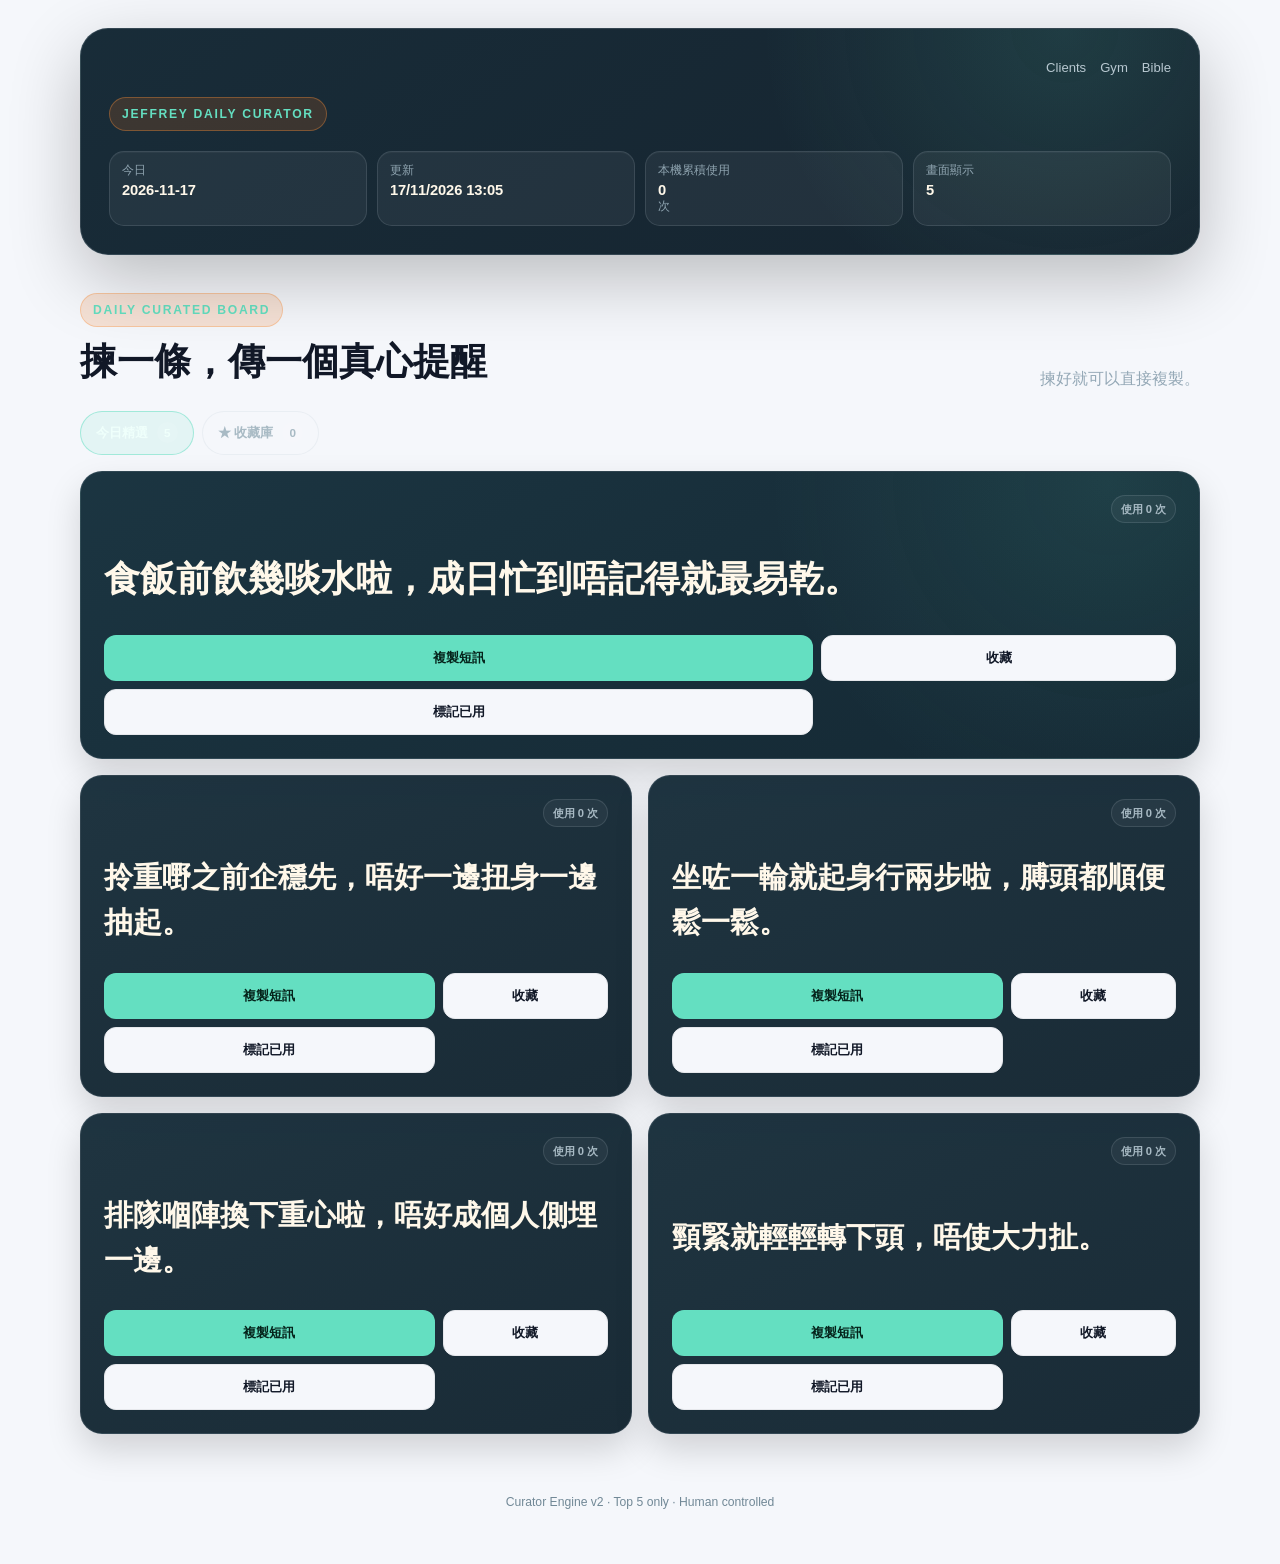
<file: index.html>
<!DOCTYPE html>
<html lang="zh-HK">
<head>
  <meta charset="UTF-8" />
  <meta name="viewport" content="width=device-width, initial-scale=1.0" />
  <meta name="app-version" content="5.1.0" />
  <meta name="last-updated" content="2026-08-09" />
  <title>Jeffrey 每日短訊精選</title>
  <link rel="stylesheet" href="style.css" />
  <link rel="stylesheet" href="reminder/relationship.css" />
  <link rel="stylesheet" href="reminder/curator-overrides.css?v=5.1.0" />
</head>
<body>
  <div class="curator-shell">
    <header class="curator-hero">
      <nav class="root-links" aria-label="Jeffrey tools">
        <a href="clients.html">Clients</a>
        <a href="gym/">Gym</a>
        <a href="bible.html">Bible</a>
      </nav>
      <div class="eyebrow">Jeffrey Daily Curator</div>
      <div class="board-facts board-summary" aria-label="今日精選資料">
        <span>今日 <strong id="boardDate">—</strong></span>
        <span>更新 <strong id="updatedDate">—</strong></span>
        <span>本機累積使用 <strong id="usageTotal">0</strong> 次</span>
        <span>畫面顯示 <strong>5</strong></span>
      </div>
    </header>
    <main>
      <section aria-labelledby="boardTitle">
        <div class="section-heading">
          <div>
            <div class="eyebrow">Daily curated board</div>
            <h2 id="boardTitle">揀一條，傳一個真心提醒</h2>
          </div>
          <p>揀好就可以直接複製。</p>
        </div>
        <nav class="curator-tabs" aria-label="短訊檢視">
          <button class="curator-tab active" type="button" data-view="today">
            今日精選 <span id="todayCount" class="view-count">0</span>
          </button>
          <button class="curator-tab" type="button" data-view="favourites">
            ★ 收藏庫 <span id="favouriteCount" class="view-count">0</span>
          </button>
        </nav>
        <div id="messageGrid" class="curator-grid" aria-live="polite"></div>
        <div id="emptyState" class="empty-state" hidden>
          今日精選未準備好。畫面唔會顯示舊短訊，請稍後再試。
        </div>
      </section>
    </main>
    <footer>Curator Engine v2 · Top 5 only · Human controlled</footer>
  </div>
  <script type="module" src="reminder/app.js?v=5.1.0"></script>
</body>
</html>
</file>
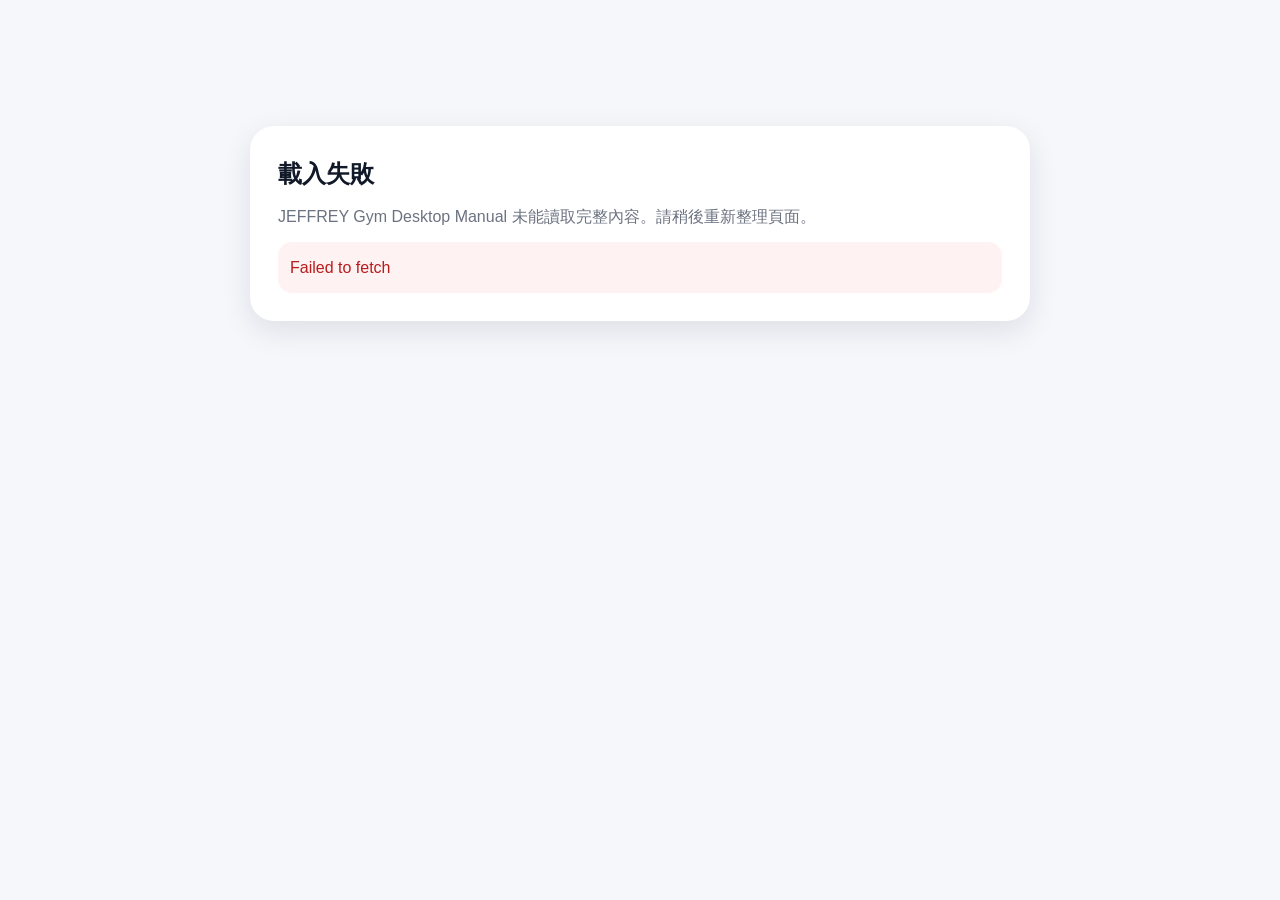
<file: gym/index.html>
<!DOCTYPE html>
<html lang="zh-HK">
<head>
  <meta charset="UTF-8" />
  <meta name="viewport" content="width=device-width, initial-scale=1.0" />
  <meta name="app-version" content="3.0" />
  <meta name="last-updated" content="2026-06-17" />
  <title>JEFFREY 健身教材｜桌面完整版 v3.0</title>
  <style>
    *{box-sizing:border-box;margin:0;padding:0;font-family:-apple-system,BlinkMacSystemFont,"Segoe UI",Roboto,"Noto Sans TC","PingFang TC","Microsoft JhengHei",sans-serif}
    body{background:#f5f7fb;color:#222;padding:18px;line-height:1.7}
    .loading{max-width:780px;margin:12vh auto;background:white;border-radius:24px;padding:28px;box-shadow:0 10px 30px rgba(17,24,39,.10)}
    .loading h1{font-size:1.5rem;margin-bottom:8px;color:#111827}.loading p{color:#6b7280;margin-bottom:10px}
    .version{display:inline-block;margin-top:8px;background:#111827;color:#fff;border-radius:999px;padding:6px 12px;font-size:12px;font-weight:800}
    .error{color:#b91c1c;background:#fef2f2;border-radius:14px;padding:12px;margin-top:12px}
  </style>
</head>
<body>
  <div class="loading" id="loadingBox">
    <h1>JEFFREY 健身教材｜桌面完整版</h1>
    <p>正在載入標準版教材頁面...</p>
    <span class="version">v3.0 · Standard Structure</span>
  </div>

  <script>
    const PAGE_VERSION = '3.0';
    const PAGE_NAME = 'JEFFREY Gym Desktop Manual';
    const BASE_BLOB_API = 'https://api.github.com/repos/hudsonmar-852/Jeffrey/git/blobs/d790675eb5f53cf78d450820659bfc6057204287';

    function decodeBase64Utf8(base64){
      const binary = atob(base64.replace(/\n/g,''));
      const bytes = Uint8Array.from(binary, c => c.charCodeAt(0));
      return new TextDecoder('utf-8').decode(bytes);
    }

    function standardize(html){
      let updated = html;
      updated = updated.replace(/<title>.*?<\/title>/, `<title>JEFFREY 健身教材｜桌面完整版 v${PAGE_VERSION}</title>`);
      updated = updated.replace('JEFFREY 健身達人專業教材', `JEFFREY 健身達人專業教材 <small style="display:block;font-size:13px;opacity:.78;margin-top:6px">v${PAGE_VERSION} · Standard Structure</small>`);
      updated = updated.replace('<a href="index.html">首頁</a>', '<a href="../index.html">短訊庫</a>');
      return updated;
    }

    fetch(BASE_BLOB_API, {headers:{'Accept':'application/vnd.github+json'}})
      .then(r => { if(!r.ok) throw new Error('GitHub base file fetch failed'); return r.json(); })
      .then(data => {
        const baseHtml = decodeBase64Utf8(data.content || '');
        const finalHtml = standardize(baseHtml);
        document.open();
        document.write(finalHtml);
        document.close();
      })
      .catch(err => {
        document.getElementById('loadingBox').innerHTML = `
          <h1>載入失敗</h1>
          <p>${PAGE_NAME} 未能讀取完整內容。請稍後重新整理頁面。</p>
          <div class="error">${err.message}</div>
        `;
      });
  </script>
</body>
</html>
</file>
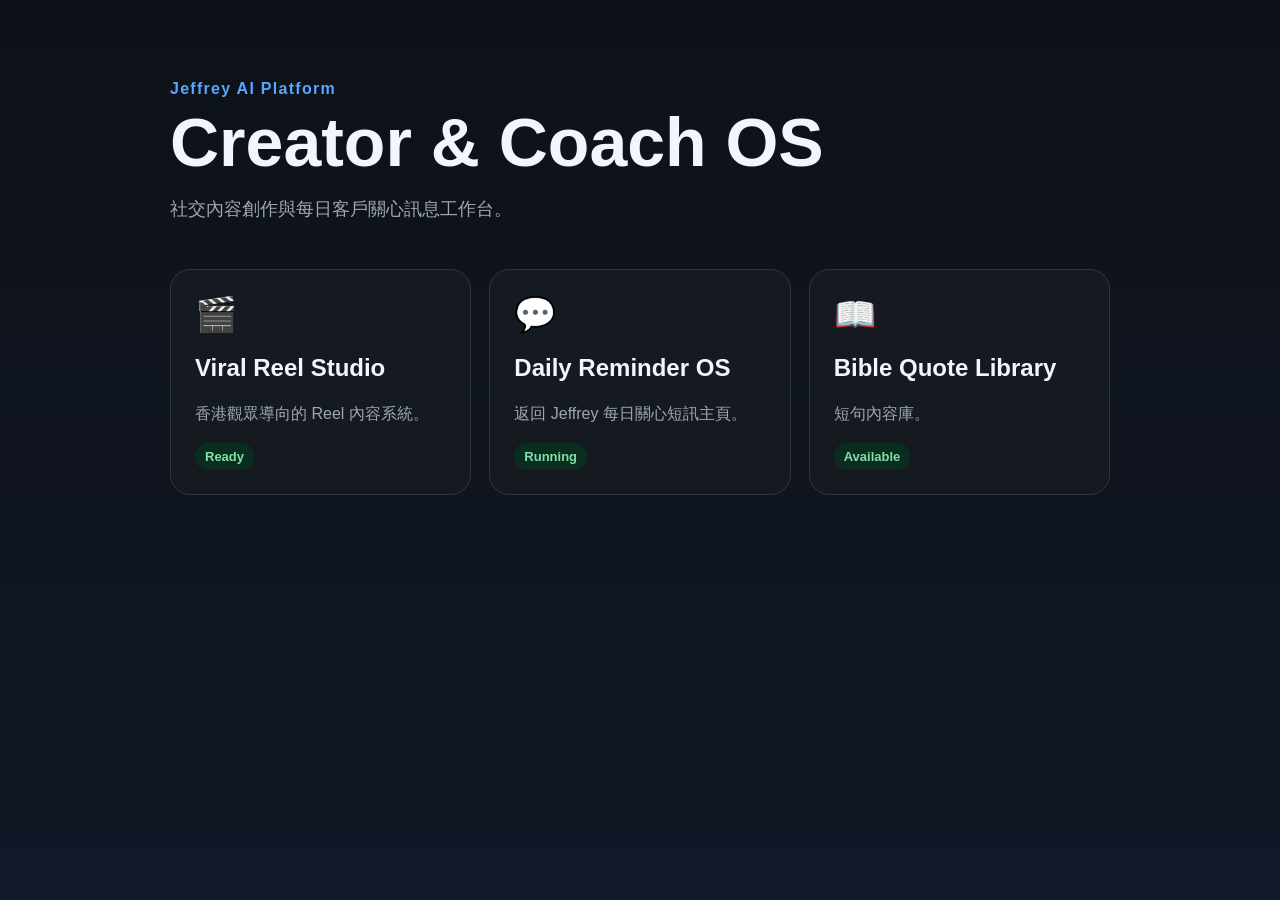
<file: platform/index.html>
<!DOCTYPE html>
<html lang="zh-HK"><head><meta charset="UTF-8"><meta name="viewport" content="width=device-width,initial-scale=1"><title>Jeffrey AI Platform</title><style>:root{--bg:#0d1117;--card:#161b22;--line:#30363d;--text:#f0f6fc;--muted:#9da7b3;--accent:#58a6ff}*{box-sizing:border-box}body{margin:0;background:linear-gradient(180deg,#0d1117,#111827);color:var(--text);font-family:-apple-system,BlinkMacSystemFont,"Segoe UI",sans-serif;min-height:100vh}.wrap{max-width:980px;margin:auto;padding:48px 20px}.tag{color:var(--accent);font-weight:700;letter-spacing:.08em}.hero{padding:32px 0 26px}.hero h1{font-size:clamp(38px,7vw,68px);margin:10px 0 12px;line-height:1}.hero p{color:var(--muted);font-size:18px;max-width:680px;line-height:1.7}.grid{display:grid;grid-template-columns:repeat(auto-fit,minmax(260px,1fr));gap:18px}.card{display:block;text-decoration:none;color:inherit;background:rgba(22,27,34,.92);border:1px solid var(--line);border-radius:20px;padding:24px}.icon{font-size:34px}.card p{color:var(--muted);line-height:1.6}.status{display:inline-block;padding:6px 10px;border-radius:999px;background:#0b2d20;color:#7ee2a8;font-size:13px;font-weight:700}</style></head><body><main class="wrap"><section class="hero"><div class="tag">Jeffrey AI Platform</div><h1>Creator & Coach OS</h1><p>社交內容創作與每日客戶關心訊息工作台。</p></section><section class="grid"><a class="card" href="../reels/"><div class="icon">🎬</div><h2>Viral Reel Studio</h2><p>香港觀眾導向的 Reel 內容系統。</p><span class="status">Ready</span></a><a class="card" href="../"><div class="icon">💬</div><h2>Daily Reminder OS</h2><p>返回 Jeffrey 每日關心短訊主頁。</p><span class="status">Running</span></a><a class="card" href="../bible.html"><div class="icon">📖</div><h2>Bible Quote Library</h2><p>短句內容庫。</p><span class="status">Available</span></a></section></main></body></html>
</file>
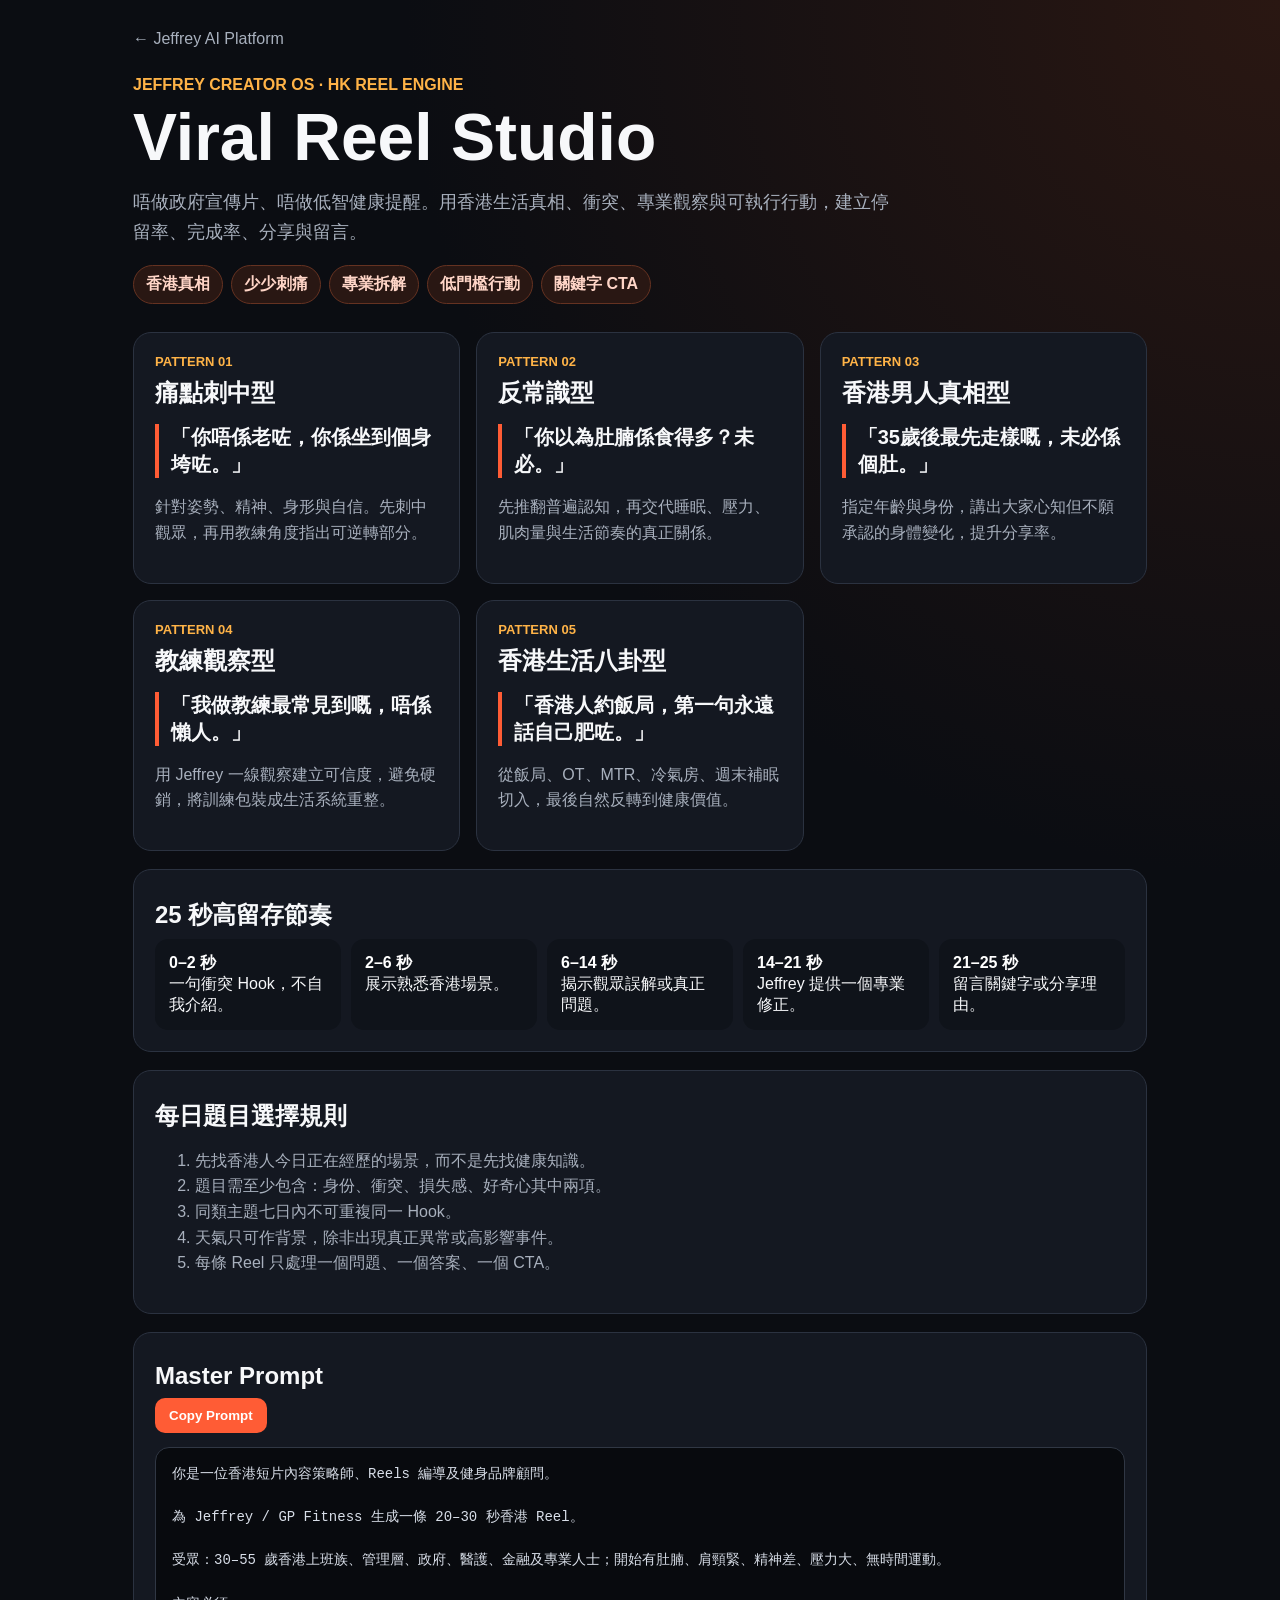
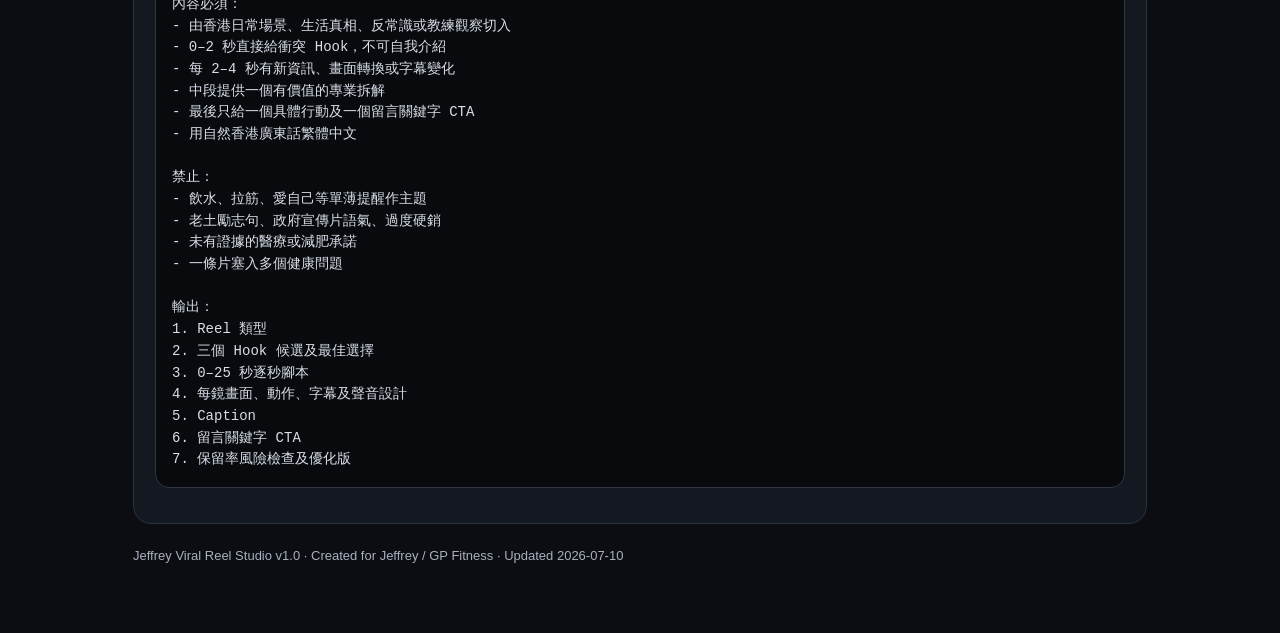
<file: reels/index.html>
<!DOCTYPE html>
<html lang="zh-HK">
<head>
  <meta charset="UTF-8"><meta name="viewport" content="width=device-width,initial-scale=1">
  <title>Jeffrey Viral Reel Studio</title>
  <style>
    :root{--bg:#0b0d12;--card:#151922;--line:#2b3240;--text:#f7f8fa;--muted:#a8b0bd;--accent:#ff5c35;--accent2:#ffb347}
    *{box-sizing:border-box}body{margin:0;background:radial-gradient(circle at top right,#2a1712 0,#0b0d12 34%);color:var(--text);font-family:-apple-system,BlinkMacSystemFont,"Segoe UI",sans-serif}.wrap{max-width:1050px;margin:auto;padding:30px 18px 70px}.back{color:var(--muted);text-decoration:none}.hero{padding:28px 0}.kicker{color:var(--accent2);font-weight:800}.hero h1{font-size:clamp(36px,7vw,66px);line-height:1;margin:10px 0}.hero p{max-width:760px;color:var(--muted);font-size:18px;line-height:1.65}.formula{display:flex;flex-wrap:wrap;gap:8px;margin-top:18px}.formula span{background:#291713;border:1px solid #653221;color:#ffd5c7;padding:8px 12px;border-radius:999px;font-weight:700}.grid{display:grid;grid-template-columns:repeat(auto-fit,minmax(290px,1fr));gap:16px}.card,.section{background:rgba(21,25,34,.95);border:1px solid var(--line);border-radius:18px;padding:21px}.card h2,.section h2{margin:8px 0}.card p,.section p,li{color:var(--muted);line-height:1.6}.num{font-size:13px;color:var(--accent2);font-weight:800}.hook{font-size:20px;font-weight:800;border-left:4px solid var(--accent);padding-left:12px;margin:15px 0}.section{margin-top:18px}.timeline{display:grid;grid-template-columns:repeat(auto-fit,minmax(180px,1fr));gap:10px}.step{background:#0f131a;border-radius:13px;padding:14px}.step b{color:#fff}.prompt{white-space:pre-wrap;background:#080a0e;border:1px solid #303744;border-radius:14px;padding:16px;color:#d8dee8;line-height:1.55;font-size:14px}.copy{border:0;border-radius:10px;background:var(--accent);color:#fff;padding:10px 14px;font-weight:800;cursor:pointer}.footer{color:var(--muted);font-size:13px;margin-top:24px}
  </style>
</head>
<body><main class="wrap">
  <a class="back" href="../">← Jeffrey AI Platform</a>
  <header class="hero"><div class="kicker">JEFFREY CREATOR OS · HK REEL ENGINE</div><h1>Viral Reel Studio</h1><p>唔做政府宣傳片、唔做低智健康提醒。用香港生活真相、衝突、專業觀察與可執行行動，建立停留率、完成率、分享與留言。</p><div class="formula"><span>香港真相</span><span>少少刺痛</span><span>專業拆解</span><span>低門檻行動</span><span>關鍵字 CTA</span></div></header>
  <section class="grid">
    <article class="card"><div class="num">PATTERN 01</div><h2>痛點刺中型</h2><div class="hook">「你唔係老咗，你係坐到個身垮咗。」</div><p>針對姿勢、精神、身形與自信。先刺中觀眾，再用教練角度指出可逆轉部分。</p></article>
    <article class="card"><div class="num">PATTERN 02</div><h2>反常識型</h2><div class="hook">「你以為肚腩係食得多？未必。」</div><p>先推翻普遍認知，再交代睡眠、壓力、肌肉量與生活節奏的真正關係。</p></article>
    <article class="card"><div class="num">PATTERN 03</div><h2>香港男人真相型</h2><div class="hook">「35歲後最先走樣嘅，未必係個肚。」</div><p>指定年齡與身份，講出大家心知但不願承認的身體變化，提升分享率。</p></article>
    <article class="card"><div class="num">PATTERN 04</div><h2>教練觀察型</h2><div class="hook">「我做教練最常見到嘅，唔係懶人。」</div><p>用 Jeffrey 一線觀察建立可信度，避免硬銷，將訓練包裝成生活系統重整。</p></article>
    <article class="card"><div class="num">PATTERN 05</div><h2>香港生活八卦型</h2><div class="hook">「香港人約飯局，第一句永遠話自己肥咗。」</div><p>從飯局、OT、MTR、冷氣房、週末補眠切入，最後自然反轉到健康價值。</p></article>
  </section>
  <section class="section"><h2>25 秒高留存節奏</h2><div class="timeline"><div class="step"><b>0–2 秒</b><br>一句衝突 Hook，不自我介紹。</div><div class="step"><b>2–6 秒</b><br>展示熟悉香港場景。</div><div class="step"><b>6–14 秒</b><br>揭示觀眾誤解或真正問題。</div><div class="step"><b>14–21 秒</b><br>Jeffrey 提供一個專業修正。</div><div class="step"><b>21–25 秒</b><br>留言關鍵字或分享理由。</div></div></section>
  <section class="section"><h2>每日題目選擇規則</h2><ol><li>先找香港人今日正在經歷的場景，而不是先找健康知識。</li><li>題目需至少包含：身份、衝突、損失感、好奇心其中兩項。</li><li>同類主題七日內不可重複同一 Hook。</li><li>天氣只可作背景，除非出現真正異常或高影響事件。</li><li>每條 Reel 只處理一個問題、一個答案、一個 CTA。</li></ol></section>
  <section class="section"><h2>Master Prompt</h2><button class="copy" onclick="navigator.clipboard.writeText(document.getElementById('p').innerText);this.innerText='已複製'">Copy Prompt</button><pre class="prompt" id="p">你是一位香港短片內容策略師、Reels 編導及健身品牌顧問。

為 Jeffrey / GP Fitness 生成一條 20–30 秒香港 Reel。

受眾：30–55 歲香港上班族、管理層、政府、醫護、金融及專業人士；開始有肚腩、肩頸緊、精神差、壓力大、無時間運動。

內容必須：
- 由香港日常場景、生活真相、反常識或教練觀察切入
- 0–2 秒直接給衝突 Hook，不可自我介紹
- 每 2–4 秒有新資訊、畫面轉換或字幕變化
- 中段提供一個有價值的專業拆解
- 最後只給一個具體行動及一個留言關鍵字 CTA
- 用自然香港廣東話繁體中文

禁止：
- 飲水、拉筋、愛自己等單薄提醒作主題
- 老土勵志句、政府宣傳片語氣、過度硬銷
- 未有證據的醫療或減肥承諾
- 一條片塞入多個健康問題

輸出：
1. Reel 類型
2. 三個 Hook 候選及最佳選擇
3. 0–25 秒逐秒腳本
4. 每鏡畫面、動作、字幕及聲音設計
5. Caption
6. 留言關鍵字 CTA
7. 保留率風險檢查及優化版</pre></section>
  <div class="footer">Jeffrey Viral Reel Studio v1.0 · Created for Jeffrey / GP Fitness · Updated 2026-07-10</div>
</main></body></html>
</file>
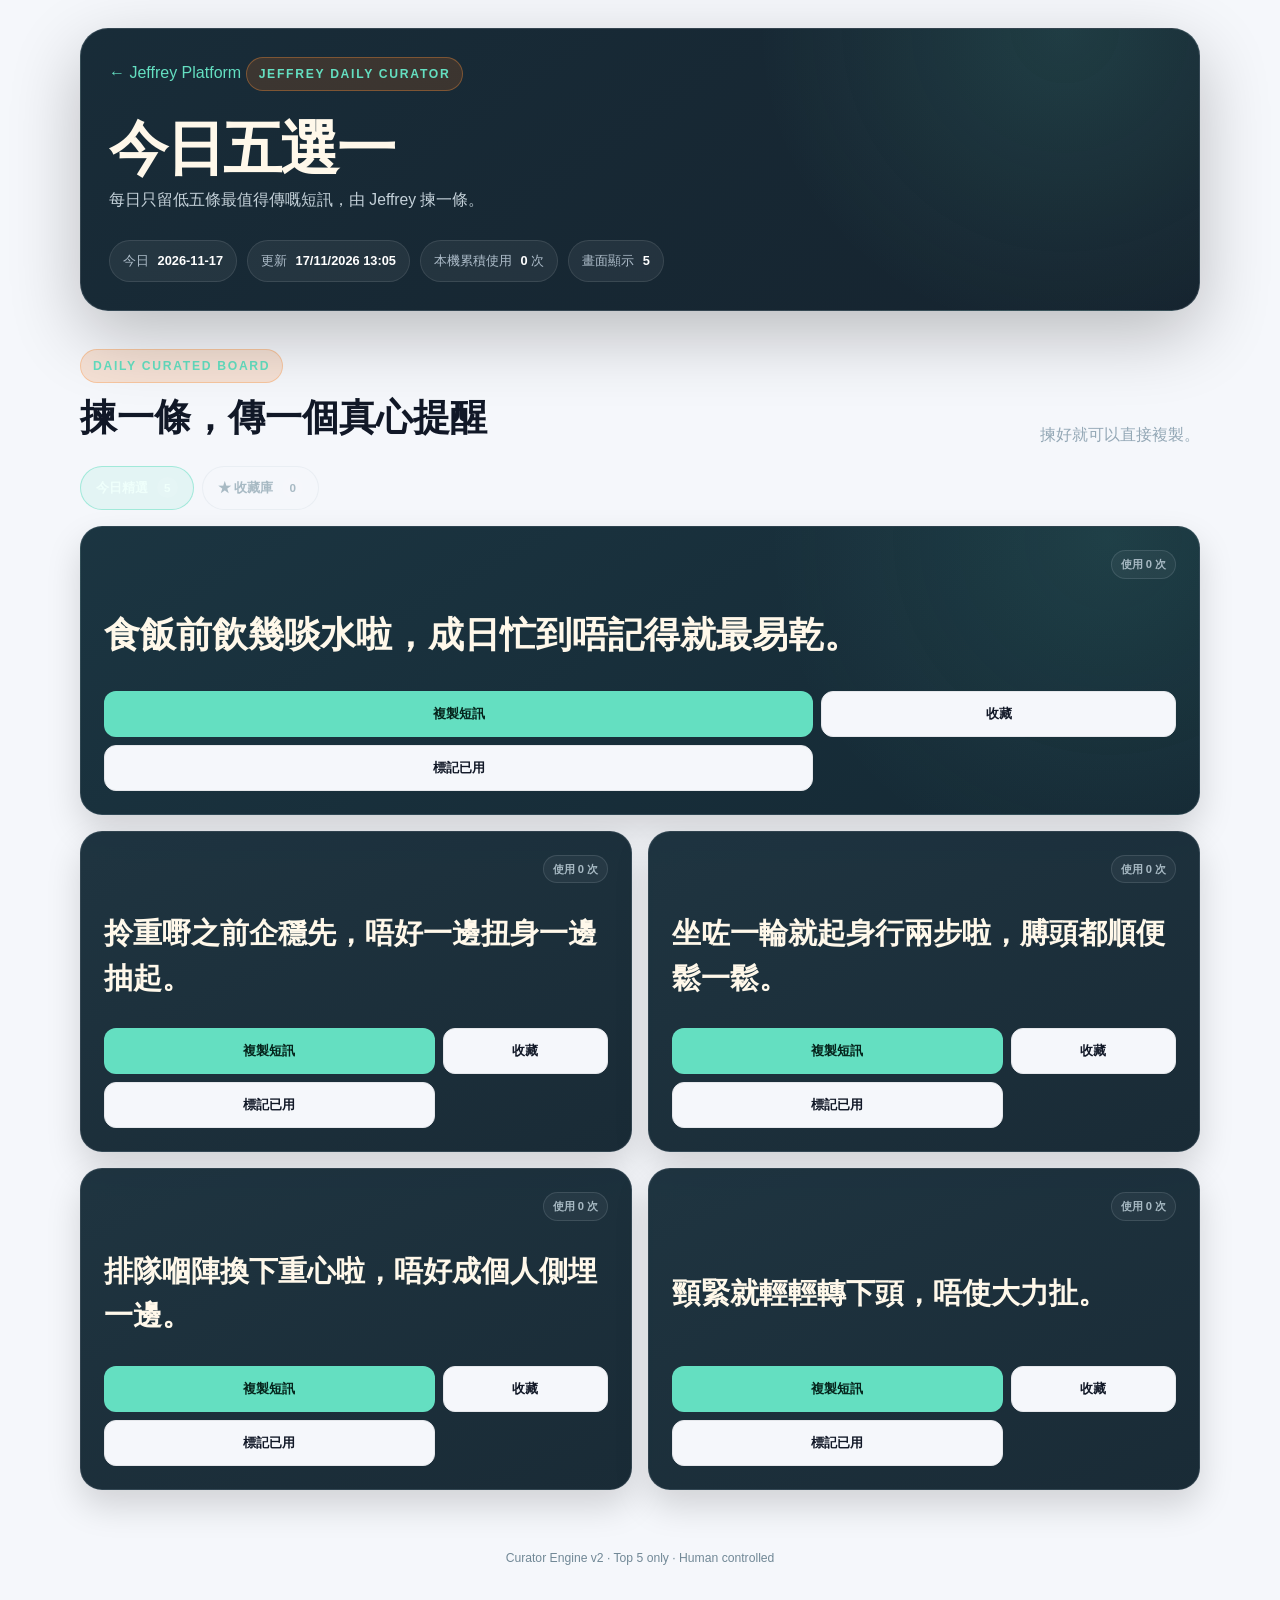
<file: reminder/index.html>
<!DOCTYPE html>
<html lang="zh-HK">
<head>
  <meta charset="UTF-8" />
  <meta name="viewport" content="width=device-width, initial-scale=1.0" />
  <meta name="app-version" content="5.1.0" />
  <meta name="last-updated" content="2026-09-10" />
  <title>Jeffrey 每日短訊精選</title>
  <link rel="stylesheet" href="../style.css" />
  <link rel="stylesheet" href="relationship.css" />
  <link rel="stylesheet" href="curator-overrides.css?v=5.1.0" />
</head>
<body>
  <div class="curator-shell">
    <header class="curator-hero">
      <a href="../" class="back-link">← Jeffrey Platform</a>
      <div class="eyebrow">Jeffrey Daily Curator</div>
      <h1>今日五選一</h1>
      <p>每日只留低五條最值得傳嘅短訊，由 Jeffrey 揀一條。</p>
      <div class="board-facts" aria-label="今日精選資料">
        <span>今日 <strong id="boardDate">—</strong></span>
        <span>更新 <strong id="updatedDate">—</strong></span>
        <span>本機累積使用 <strong id="usageTotal">0</strong> 次</span>
        <span>畫面顯示 <strong>5</strong></span>
      </div>
    </header>

    <main>
      <section aria-labelledby="boardTitle">
        <div class="section-heading">
          <div>
            <div class="eyebrow">Daily curated board</div>
            <h2 id="boardTitle">揀一條，傳一個真心提醒</h2>
          </div>
          <p>揀好就可以直接複製。</p>
        </div>
        <nav class="curator-tabs" aria-label="短訊檢視">
          <button class="curator-tab active" type="button" data-view="today">
            今日精選 <span id="todayCount" class="view-count">0</span>
          </button>
          <button class="curator-tab" type="button" data-view="favourites">
            ★ 收藏庫 <span id="favouriteCount" class="view-count">0</span>
          </button>
        </nav>
        <div id="messageGrid" class="curator-grid" aria-live="polite"></div>
        <div id="emptyState" class="empty-state" hidden>
          今日精選未準備好。畫面唔會顯示舊短訊，請稍後再試。
        </div>
      </section>
    </main>

    <footer>Curator Engine v2 · Top 5 only · Human controlled</footer>
  </div>
  <script type="module" src="app.js?v=5.1.0"></script>
</body>
</html>
</file>
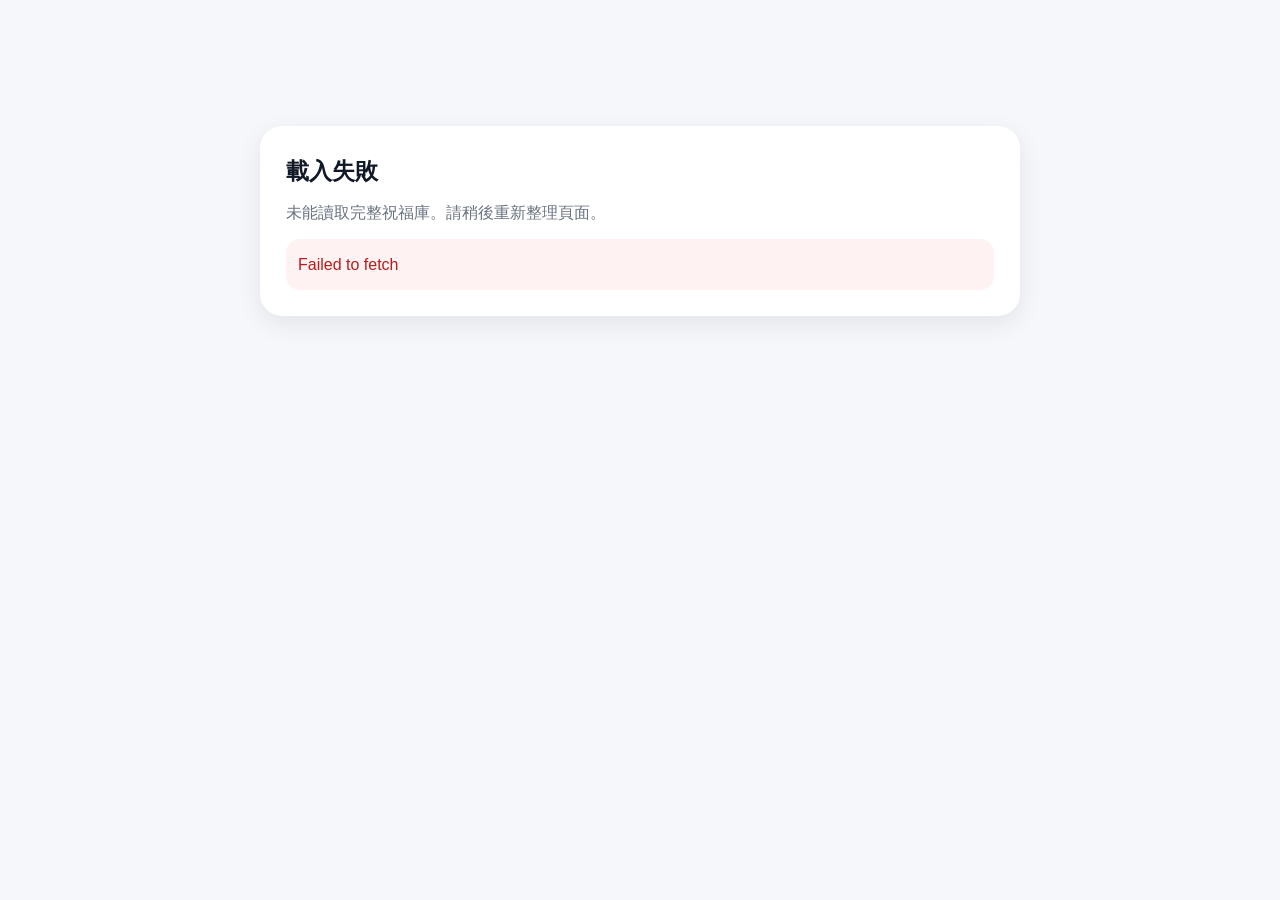
<file: bible.html>
<!DOCTYPE html>
<html lang="zh-HK">
<head>
  <meta charset="UTF-8" />
  <meta name="viewport" content="width=device-width, initial-scale=1.0"/>
  <title>聖經金句・每日祝福短訊 v2.1</title>
  <style>
    *{box-sizing:border-box;margin:0;padding:0;font-family:-apple-system,BlinkMacSystemFont,"Segoe UI",Roboto,"Noto Sans TC",sans-serif}
    body{background:#f5f7fb;color:#222;padding:18px;line-height:1.7}
    .loading{max-width:760px;margin:12vh auto;background:white;border-radius:22px;padding:26px;box-shadow:0 8px 26px rgba(0,0,0,.08)}
    .loading h1{font-size:1.45rem;margin-bottom:8px;color:#111827}
    .loading p{color:#6b7280;margin-bottom:10px}
    .error{color:#b91c1c;background:#fef2f2;border-radius:14px;padding:12px;margin-top:12px}
  </style>
</head>
<body>
  <div class="loading" id="loadingBox">
    <h1>📖 聖經金句・每日祝福短訊 v2.1</h1>
    <p>正在載入完整祝福庫，包括新增「家人」分類...</p>
  </div>

  <script>
    const baseBlobApi = 'https://api.github.com/repos/hudsonmar-852/Jeffrey/git/blobs/a074a93be695f79519206da063c6c2d484d7fca9';
    const familyMessages = [
      {topic:"家人｜主保守一家",category:"家人",verse:"至於我和我家，我們必定事奉耶和華。",ref:"約書亞記 24:15",context:"約書亞帶領以色列人重新立志跟隨神。",explain:"一個家庭未必要樣樣完美，但當一家人願意倚靠神，神會慢慢整理關係、心情同方向。",blessing:"願主今日保守你同你屋企人，彼此扶持、彼此體諒，一家平安喜樂。阿們。"},
      {topic:"家人｜父母健康平安",category:"家人",verse:"要孝敬父母，使你得福，在世長壽。",ref:"以弗所書 6:2-3",context:"保羅提醒信徒孝敬父母係神所喜悅嘅事。",explain:"孝敬唔只係責任，也係珍惜神放喺生命入面嘅家人。為父母祝福，係一份愛嘅表達。",blessing:"願主保守你父母身體健康、心裡平安，每日都有主嘅恩典同看顧。阿們。"},
      {topic:"家人｜子女被主看顧",category:"家人",verse:"兒女是耶和華所賜的產業。",ref:"詩篇 127:3",context:"詩篇提醒人，兒女係從神而來嘅珍貴託付。",explain:"仔女唔係父母可以完全控制嘅人生，而係交託畀神看顧嘅生命。",blessing:"願主保守你嘅子女，賜佢哋智慧、平安、健康同正直嘅心。阿們。"},
      {topic:"家人｜家庭和睦",category:"家人",verse:"看哪，弟兄和睦同居是何等地善，何等地美！",ref:"詩篇 133:1",context:"詩人讚美神子民和睦相處嘅美好。",explain:"一家人相處難免有摩擦，但和睦係神所喜悅嘅祝福，需要溫柔、包容同智慧。",blessing:"願主今日賜你屋企有和睦嘅氣氛，少一點衝突，多一點體諒。阿們。"},
      {topic:"家人｜全家蒙恩",category:"家人",verse:"當信主耶穌，你和你一家都必得救。",ref:"使徒行傳 16:31",context:"保羅同西拉向禁卒宣告信靠主嘅應許。",explain:"為家人禱告唔係急住改變人，而係相信神有祂嘅時間同方法觸摸每一個心。",blessing:"願主嘅恩典臨到你全家，讓每個家人都慢慢經歷祂嘅愛同拯救。阿們。"},
      {topic:"家人｜照顧病中家人",category:"家人",verse:"疲乏的，他賜能力；軟弱的，他加力量。",ref:"以賽亞書 40:29",context:"神藉先知安慰疲乏軟弱嘅子民。",explain:"照顧病中家人好需要體力同心力，神知道你嘅累，也願意每日加力量。",blessing:"願主今日加你力量，也親自看顧病中家人，賜下醫治、平安同安慰。阿們。"},
      {topic:"家人｜家人同行扶持",category:"家人",verse:"兩個人總比一個人好，因為二人勞碌同得美好的果效。",ref:"傳道書 4:9",context:"傳道者講到同行同扶持嘅寶貴。",explain:"家人唔一定每次都講得好聽，但能夠同行、互相扶持，本身已經係恩典。",blessing:"願主祝福你同家人彼此扶持，難行嘅路都有愛陪住一齊行。阿們。"},
      {topic:"家人｜長輩平安",category:"家人",verse:"直到你們年老，我仍這樣；直到你們髮白，我仍懷搋。",ref:"以賽亞書 46:4",context:"神向祂子民應許，從年少到年老都會承托。",explain:"長輩最需要嘅可能唔只係照顧，而係知道自己仍被珍惜、被神承托。",blessing:"願主保守家中長輩身心平安，日日有恩典，有人關心，有神看顧。阿們。"},
      {topic:"家人｜關係修復",category:"家人",verse:"倘若這人與那人有嫌隙，總要彼此包容，彼此饒恕。",ref:"歌羅西書 3:13",context:"保羅教導信徒用基督嘅饒恕彼此相待。",explain:"家人之間嘅傷有時特別深，但神可以慢慢軟化人心，帶來修復同新開始。",blessing:"願主今日醫治家人之間嘅傷口，賜下溫柔說話、包容同修復嘅機會。阿們。"},
      {topic:"家人｜家庭有力量",category:"家人",verse:"神是我們的避難所，是我們的力量，是我們在患難中隨時的幫助。",ref:"詩篇 46:1",context:"詩人宣告神在患難中係可靠幫助。",explain:"家庭會遇到壓力、病痛、經濟或關係挑戰，但神可以成為全家嘅避難所。",blessing:"願主成為你一家嘅力量，遇到難處時仍有平安、有盼望、有路可行。阿們。"},
      {topic:"家人｜每日家庭祝福",category:"家人",verse:"願賜平安的主隨時隨事親自給你們平安。",ref:"帖撒羅尼迦後書 3:16",context:"保羅為教會祝福，願主親自賜平安。",explain:"每日為家人求平安，係簡單但好有力量嘅禱告。主知道每一個家人嘅需要。",blessing:"願主今日親自賜你一家平安，出入蒙保守，心裡有安穩。阿們。"},
      {topic:"家人｜感恩有屋企人",category:"家人",verse:"我的心哪，你要稱頌耶和華，不可忘記他的一切恩惠。",ref:"詩篇 103:2",context:"大衛提醒自己記念神嘅恩惠。",explain:"家人有時好平凡，甚至有摩擦，但能夠彼此牽掛，本身都係神嘅恩典。",blessing:"願你今日為家人感恩，也願主祝福每一位你心裡記掛嘅屋企人。阿們。"},
      {topic:"家人｜家人出入平安",category:"家人",verse:"你出你入，耶和華要保護你，從今時直到永遠。",ref:"詩篇 121:8",context:"詩人宣告神一路上看顧祂嘅子民。",explain:"屋企人每日出門返工返學，其實都需要神嘅保守。出入平安係好實在嘅祝福。",blessing:"願主今日保守你全家出入平安，路上蒙看顧，心裡有平安。阿們。"},
      {topic:"家人｜身心靈被主保守",category:"家人",verse:"願賜平安的神親自使你們全然成聖。",ref:"帖撒羅尼迦前書 5:23",context:"保羅為信徒身心靈都被神保守而禱告。",explain:"家人需要嘅唔只係身體健康，也需要心裡安穩、靈裡有盼望。",blessing:"願主今日保守你同你家人身心靈，疲累中得力，不安中得平安。阿們。"},
      {topic:"家人｜家中有主的平安",category:"家人",verse:"我留下平安給你們；我將我的平安賜給你們。",ref:"約翰福音 14:27",context:"耶穌臨別前將屬祂嘅平安賜給門徒。",explain:"家裡未必每日都安靜，但主嘅平安可以進入每個房間、每個心情、每段關係。",blessing:"願主嘅平安今日充滿你屋企，讓每個家人都感到被愛同被安慰。阿們。"},
      {topic:"家人｜遠近都被主看顧",category:"家人",verse:"保護你的必不打盹，也不睡覺。",ref:"詩篇 121:4",context:"詩人宣告神日夜守護。",explain:"有啲家人可能唔喺身邊，但神嘅看顧唔受距離限制。",blessing:"願主今日看顧你遠近每一位家人，無論身在何處，都被祂保守。阿們。"},
      {topic:"家人｜多謝神賜下家人同行",category:"家人",verse:"各樣美善的恩賜和各樣全備的賞賜都是從上頭來的。",ref:"雅各書 1:17",context:"雅各提醒信徒，美善恩典都從神而來。",explain:"家人未必完美，但有人同行、有人記掛，已經係神放喺生命入面嘅禮物。",blessing:"願你今日為家人獻上感恩，也願主祝福你們彼此珍惜。阿們。"},
      {topic:"家人｜家人係恩典",category:"家人",verse:"耶和華本為善；他的慈愛永遠長存。",ref:"詩篇 100:5",context:"詩篇呼召人稱謝神嘅良善與慈愛。",explain:"有時最熟悉嘅人，反而最容易被忽略。停一停，就會發現家人係好大恩典。",blessing:"願你今日在家人身上重新看見神嘅恩典，心裡多一份感謝同溫柔。阿們。"},
      {topic:"家人｜平凡日子裡的祝福",category:"家人",verse:"你們要稱謝耶和華，因他本為善。",ref:"詩篇 136:1",context:"詩篇反覆提醒人記念神永遠長存嘅慈愛。",explain:"一餐飯、一句問候、一個訊息，都可以係平凡日子入面嘅家人祝福。",blessing:"願主今日讓你在平凡家常中看見恩典，珍惜眼前人。阿們。"},
      {topic:"家人｜有人同行是一份恩典",category:"家人",verse:"朋友乃時常親愛，弟兄為患難而生。",ref:"箴言 17:17",context:"箴言講到真實關係在困難中更顯珍貴。",explain:"人生唔係每段路都容易，但有家人同行、有家人扶持，已經係神嘅照顧。",blessing:"願你今日感恩有人同行，也願主幫你成為家人嘅支持同祝福。阿們。"},
      {topic:"家人｜一家同心",category:"家人",verse:"若一家自相紛爭，那家就站立不住。",ref:"馬可福音 3:25",context:"耶穌指出同心合一對家庭嘅重要。",explain:"家庭要站得穩，需要少一點互相消耗，多一點同心面對。",blessing:"願主幫助你一家同心同行，面對挑戰時彼此扶持，不彼此傷害。阿們。"},
      {topic:"家人｜愛要常以為虧欠",category:"家人",verse:"凡事都不可虧欠人，惟有彼此相愛，要常以為虧欠。",ref:"羅馬書 13:8",context:"保羅提醒信徒以愛待人，尤其在日常關係中活出愛。",explain:"家人之間唔好只計較邊個做得多，愛可以令關係柔軟返。",blessing:"願主今日幫你同家人多一點愛、多一點體諒、多一點主動關心。阿們。"}
    ];

    function decodeBase64Utf8(base64){
      const binary = atob(base64.replace(/\n/g,''));
      const bytes = Uint8Array.from(binary, c => c.charCodeAt(0));
      return new TextDecoder('utf-8').decode(bytes);
    }

    function injectFamilyContent(html){
      let updated = html;
      updated = updated.replace(/v2\.0/g, 'v2.1');
      updated = updated.replace('<button class="category-btn" onclick="filterCards(\'友情支持\')">友情支持</button>', '<button class="category-btn" onclick="filterCards(\'友情支持\')">友情支持</button>\n      <button class="category-btn" onclick="filterCards(\'家人\')">家人</button>');
      const insertText = ',\n' + familyMessages.map(item => `      ${JSON.stringify(item)}`).join(',\n');
      updated = updated.replace(/(\n\s*\];\s*\n\n\s*const grid = document\.getElementById\('messageGrid'\);)/, insertText + '$1');
      updated = updated.replace(/<span id="totalEntries">\d+<\/span>/, `<span id="totalEntries">${161 + familyMessages.length}</span>`);
      return updated;
    }

    fetch(baseBlobApi, {headers:{'Accept':'application/vnd.github+json'}})
      .then(r => {
        if(!r.ok) throw new Error('GitHub base file fetch failed');
        return r.json();
      })
      .then(data => {
        const baseHtml = decodeBase64Utf8(data.content || '');
        const finalHtml = injectFamilyContent(baseHtml);
        document.open();
        document.write(finalHtml);
        document.close();
      })
      .catch(err => {
        document.getElementById('loadingBox').innerHTML = `
          <h1>載入失敗</h1>
          <p>未能讀取完整祝福庫。請稍後重新整理頁面。</p>
          <div class="error">${err.message}</div>
        `;
      });
  </script>
</body>
</html>
</file>
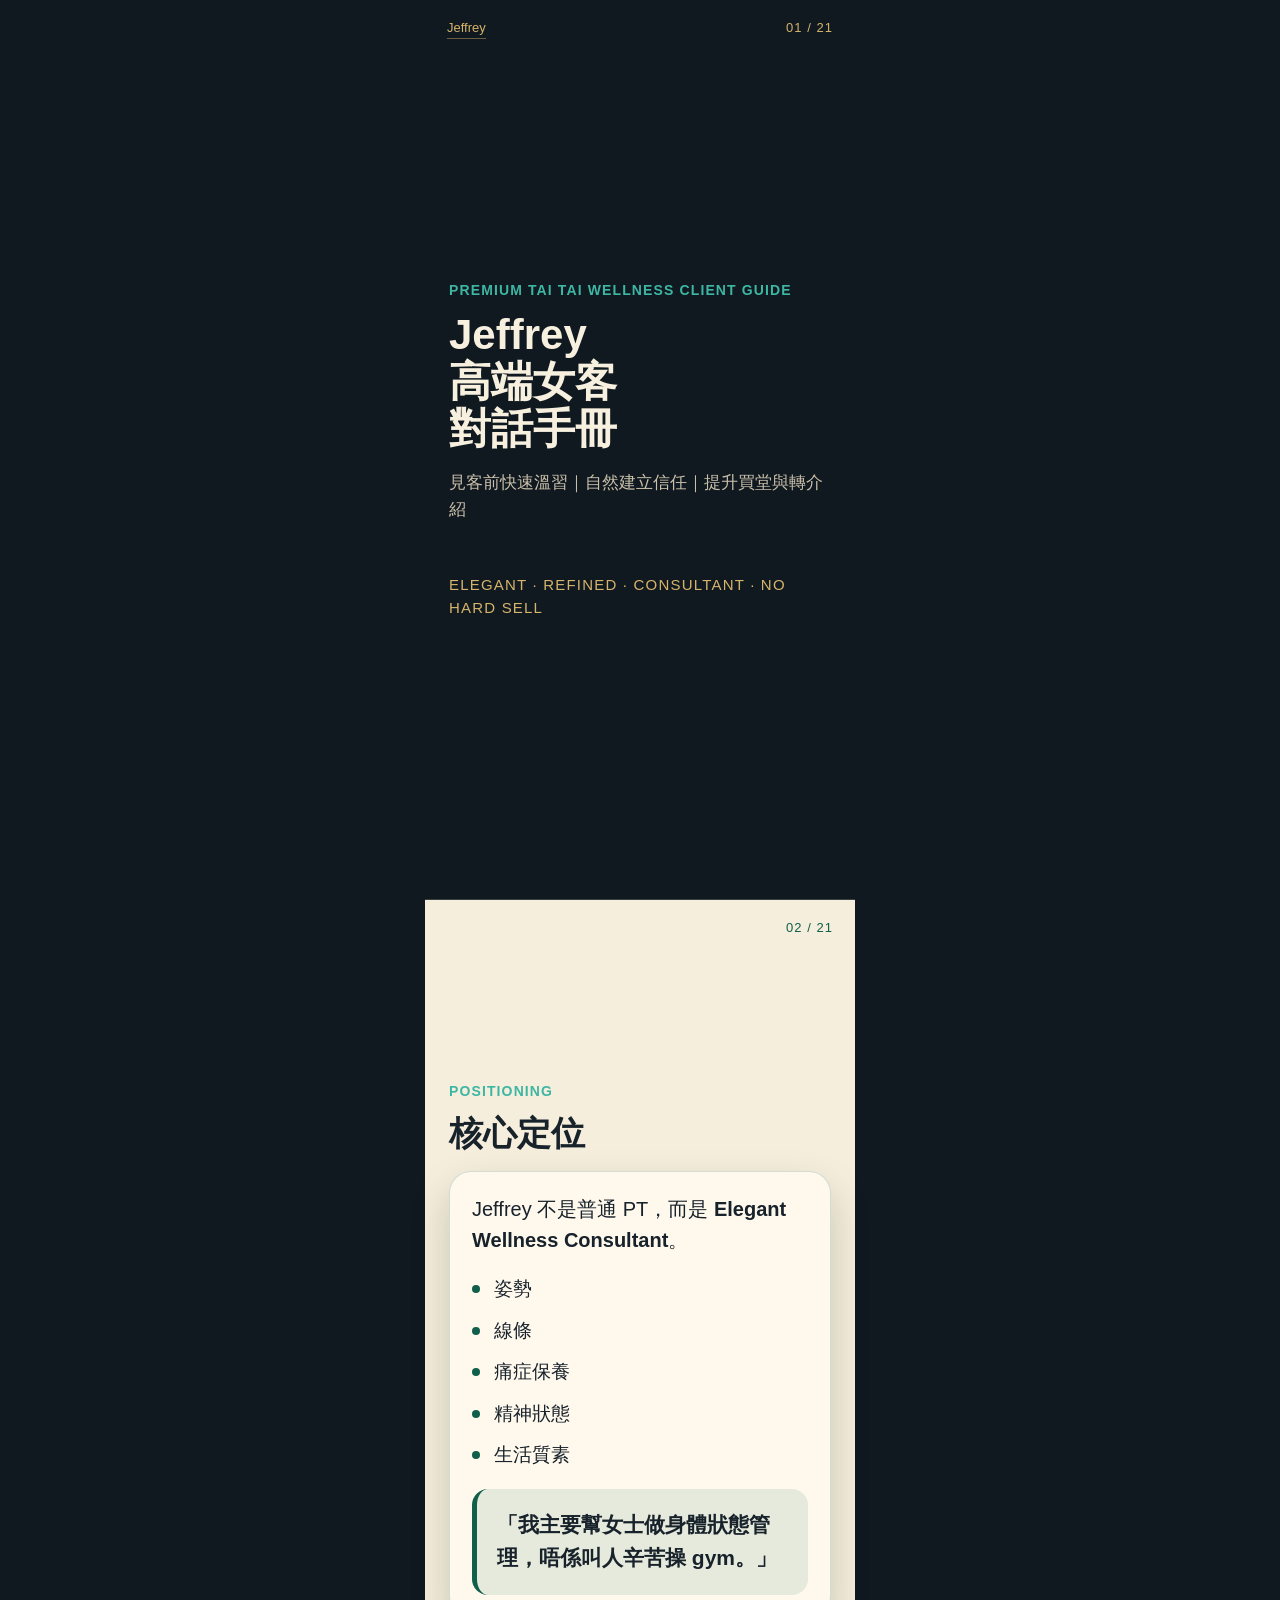
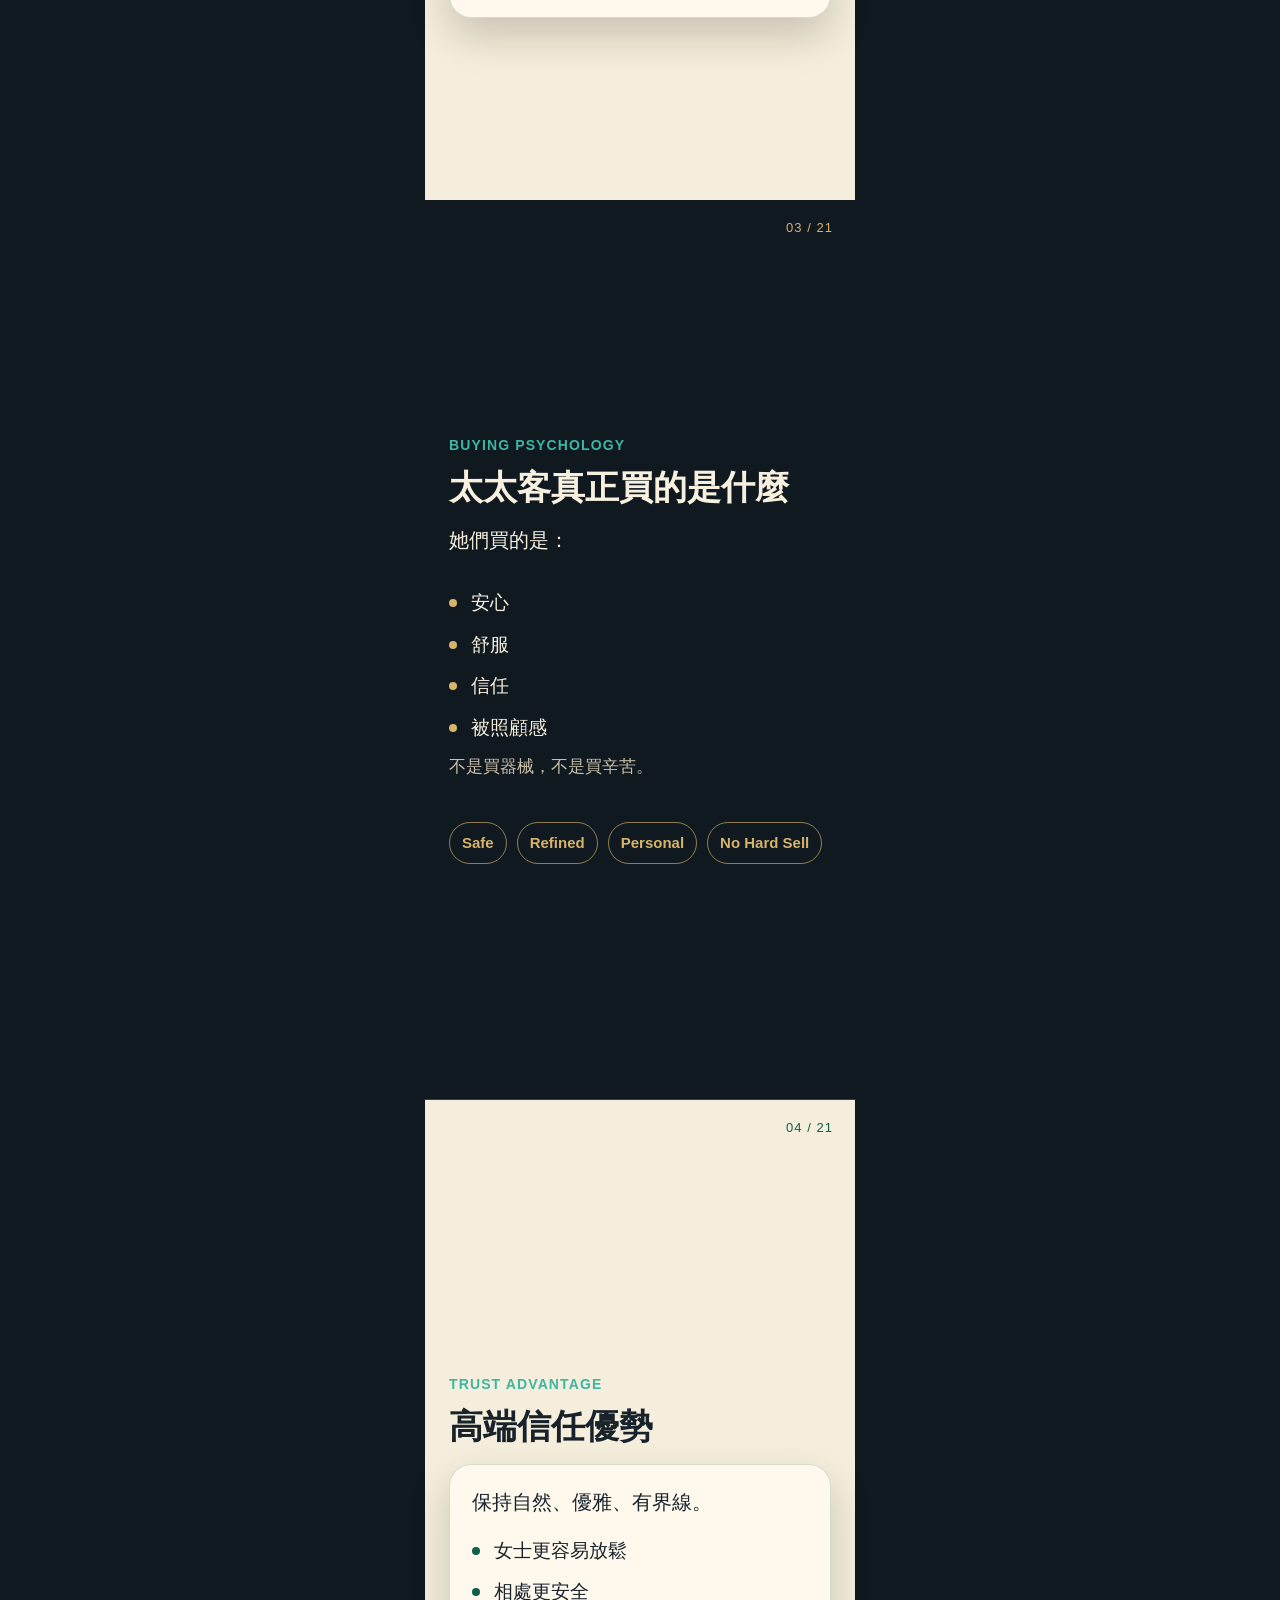
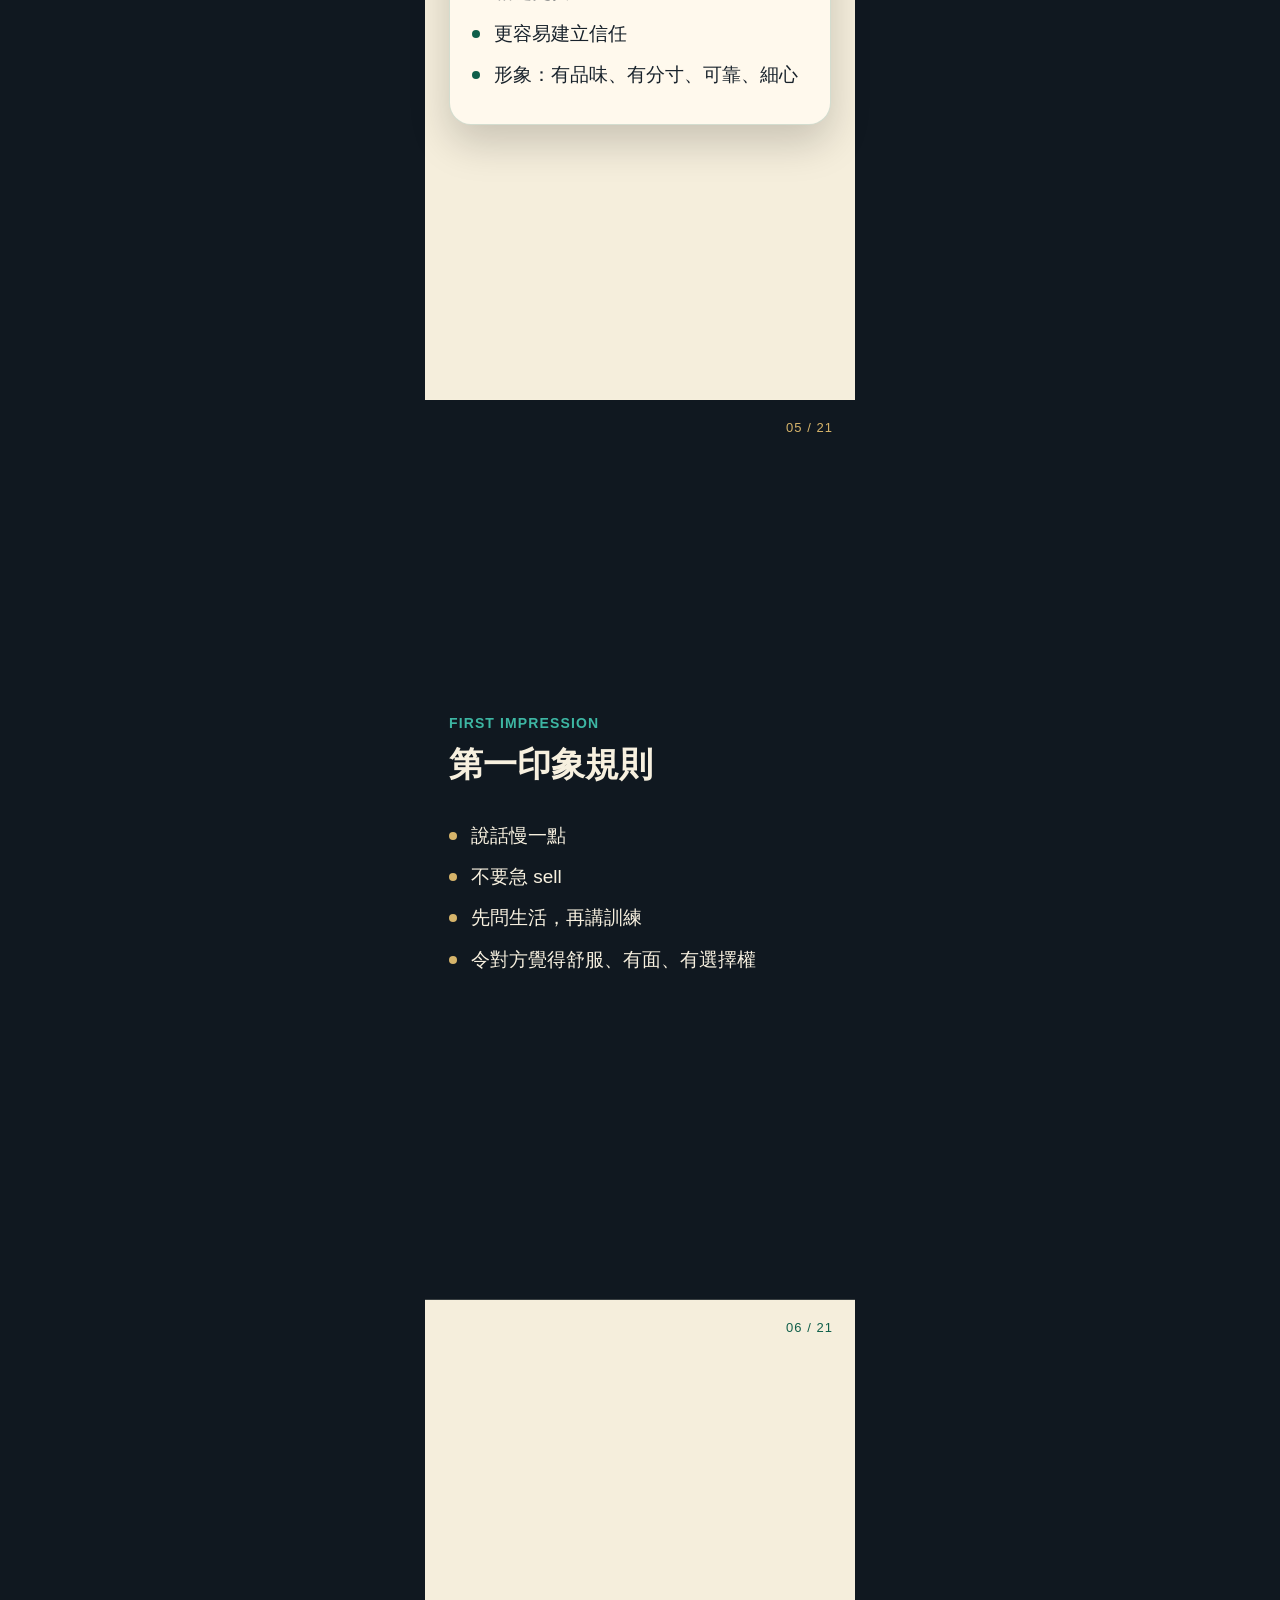
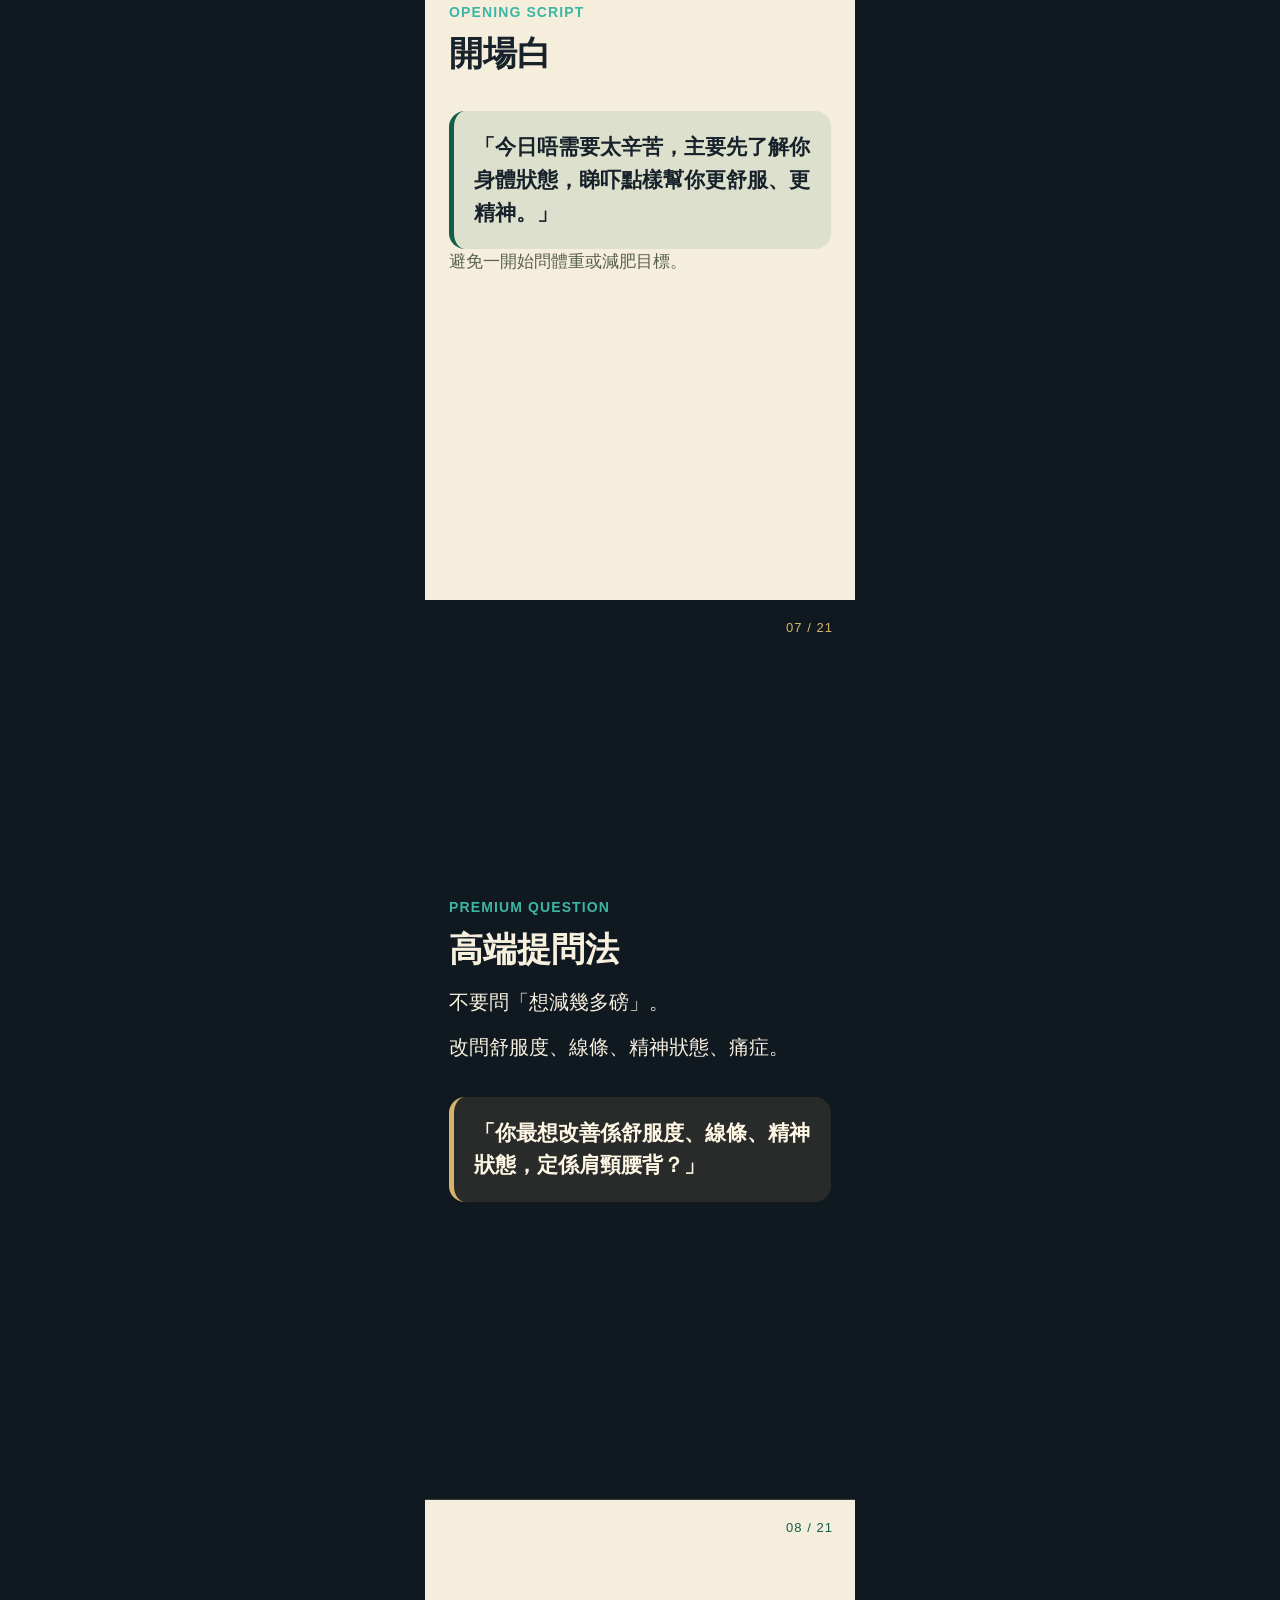
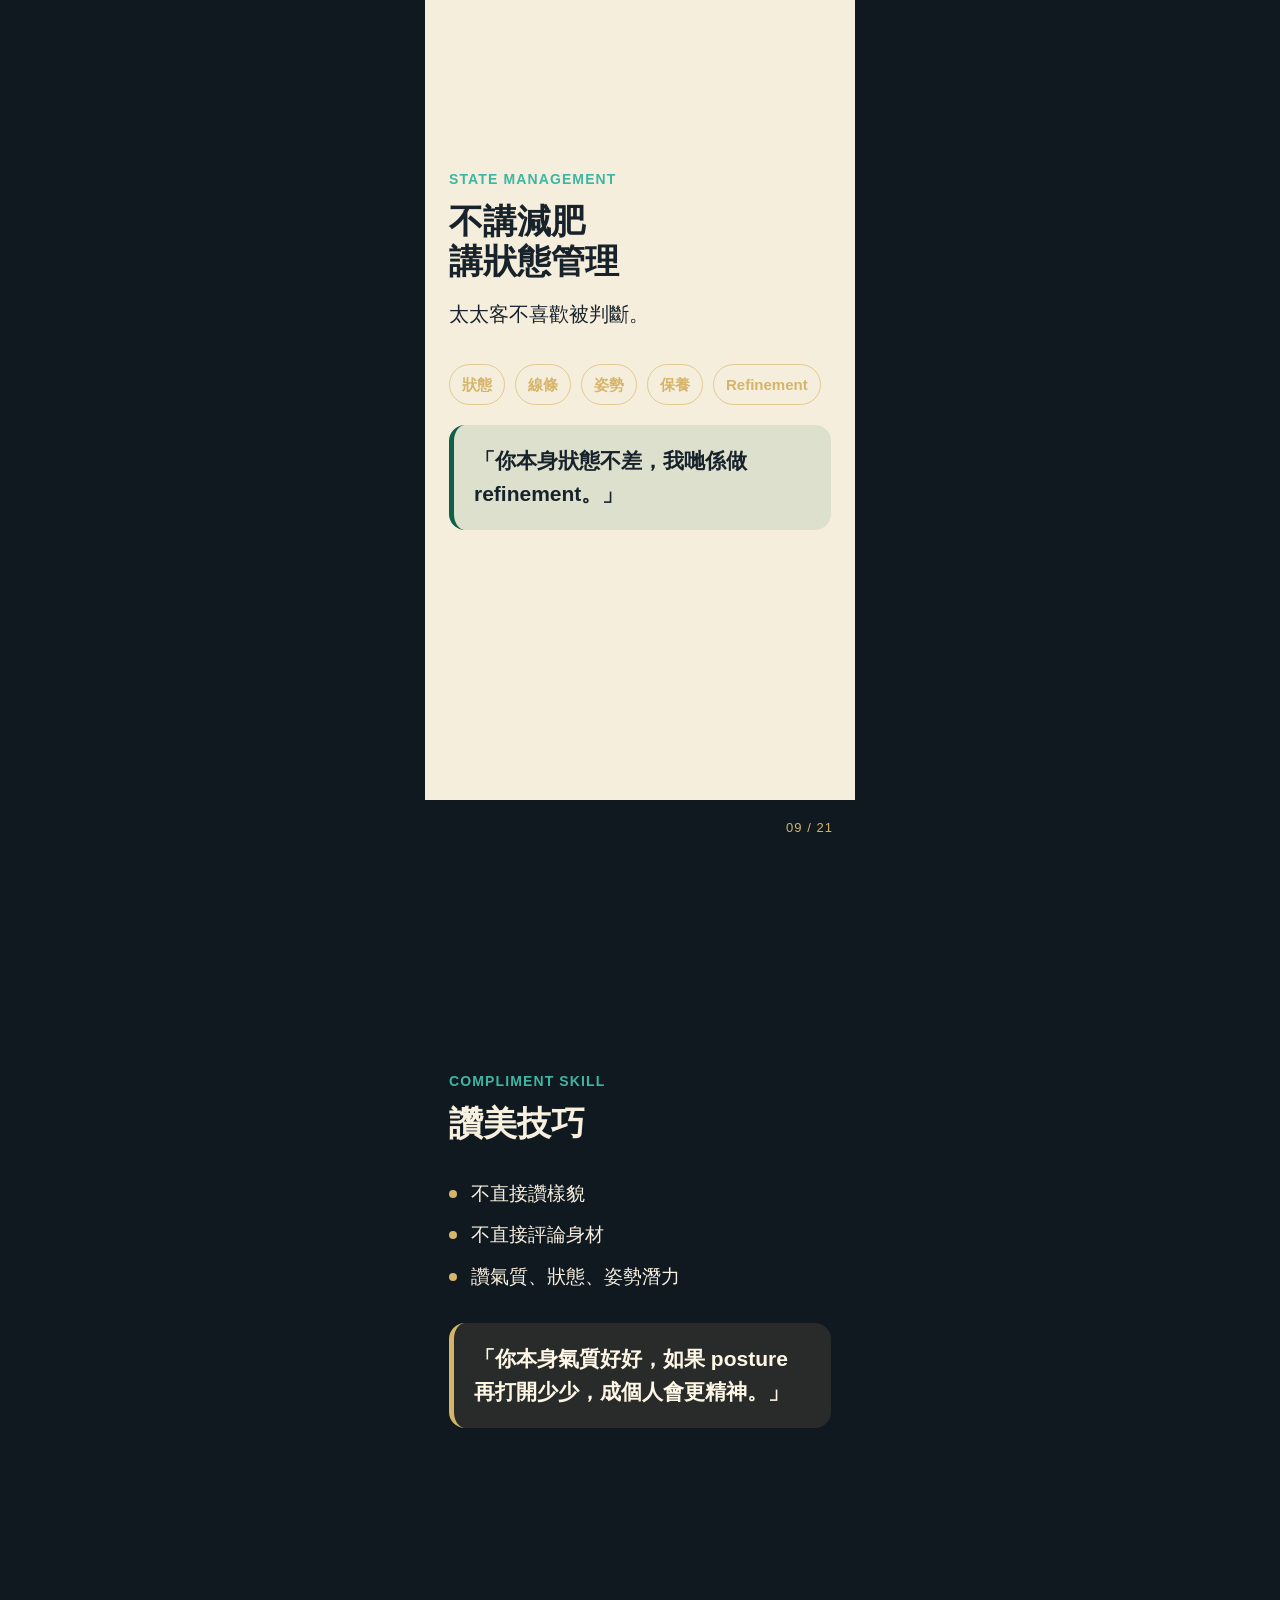
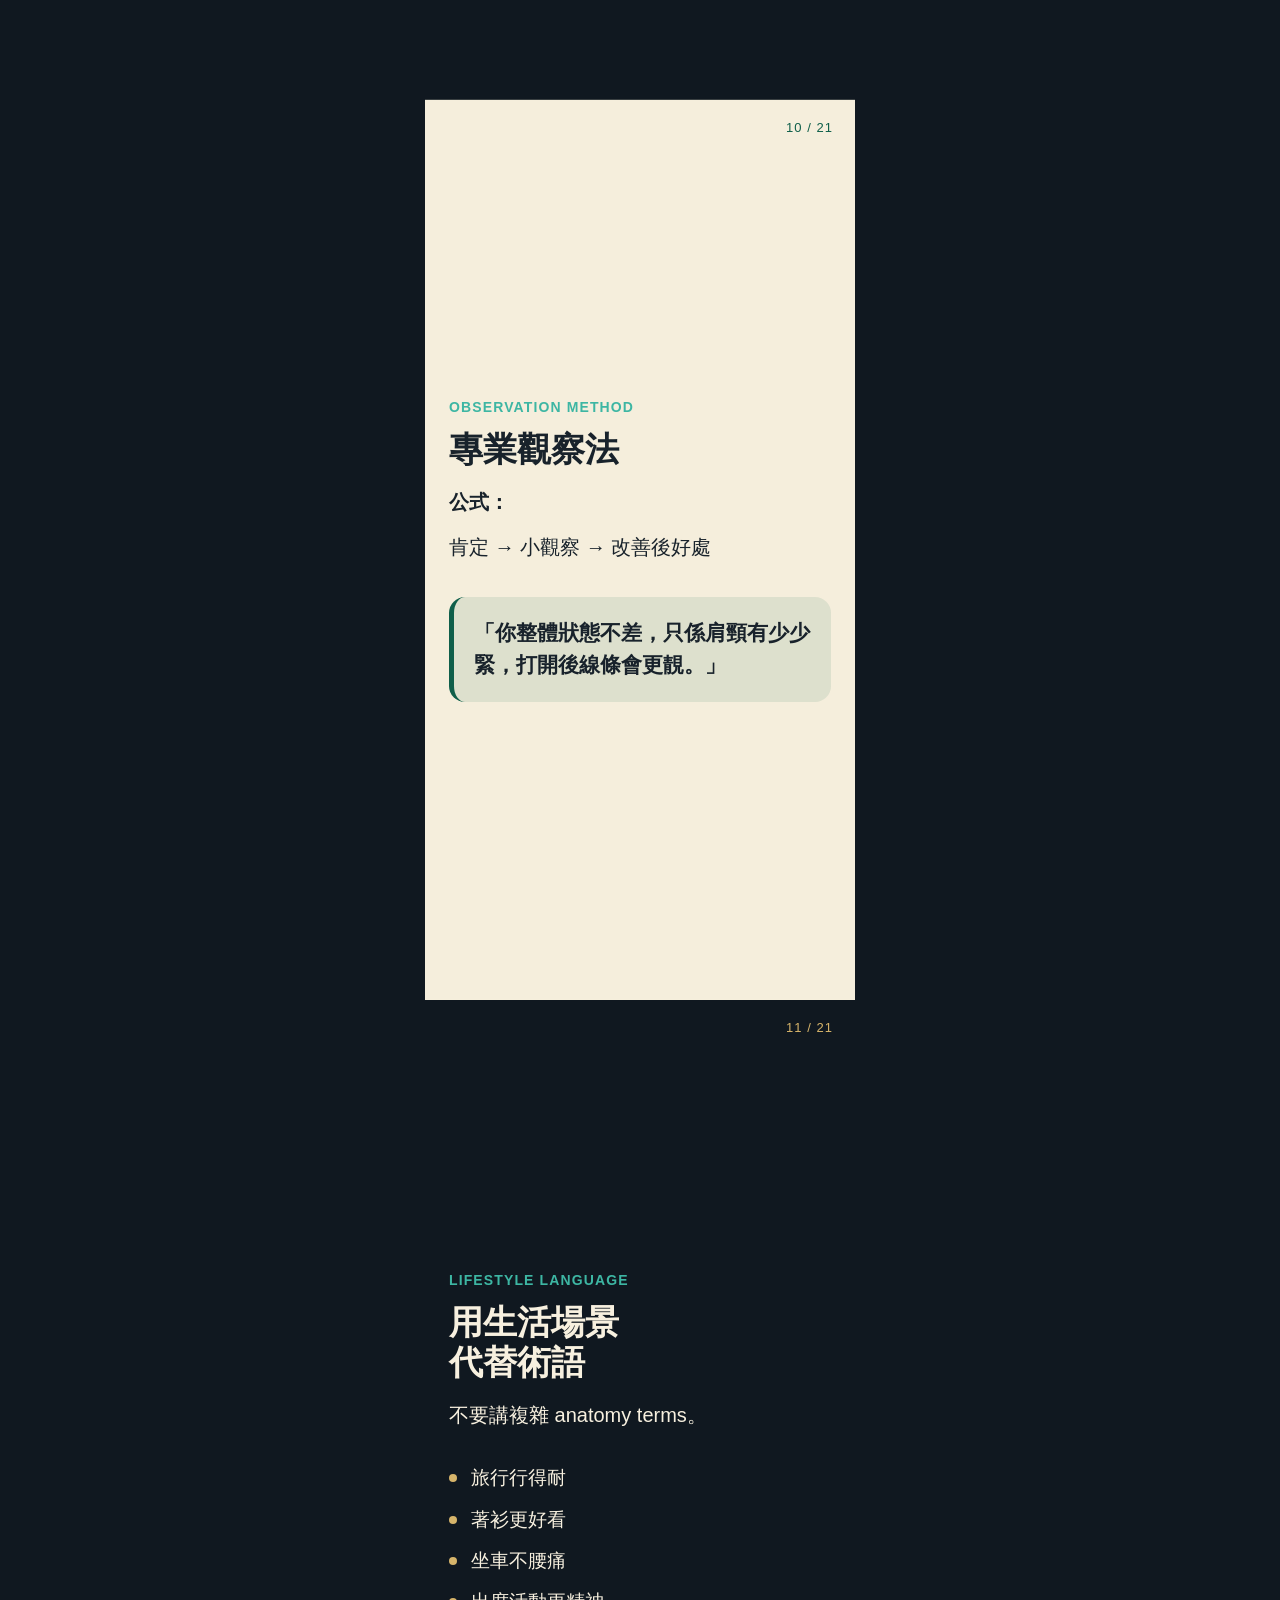
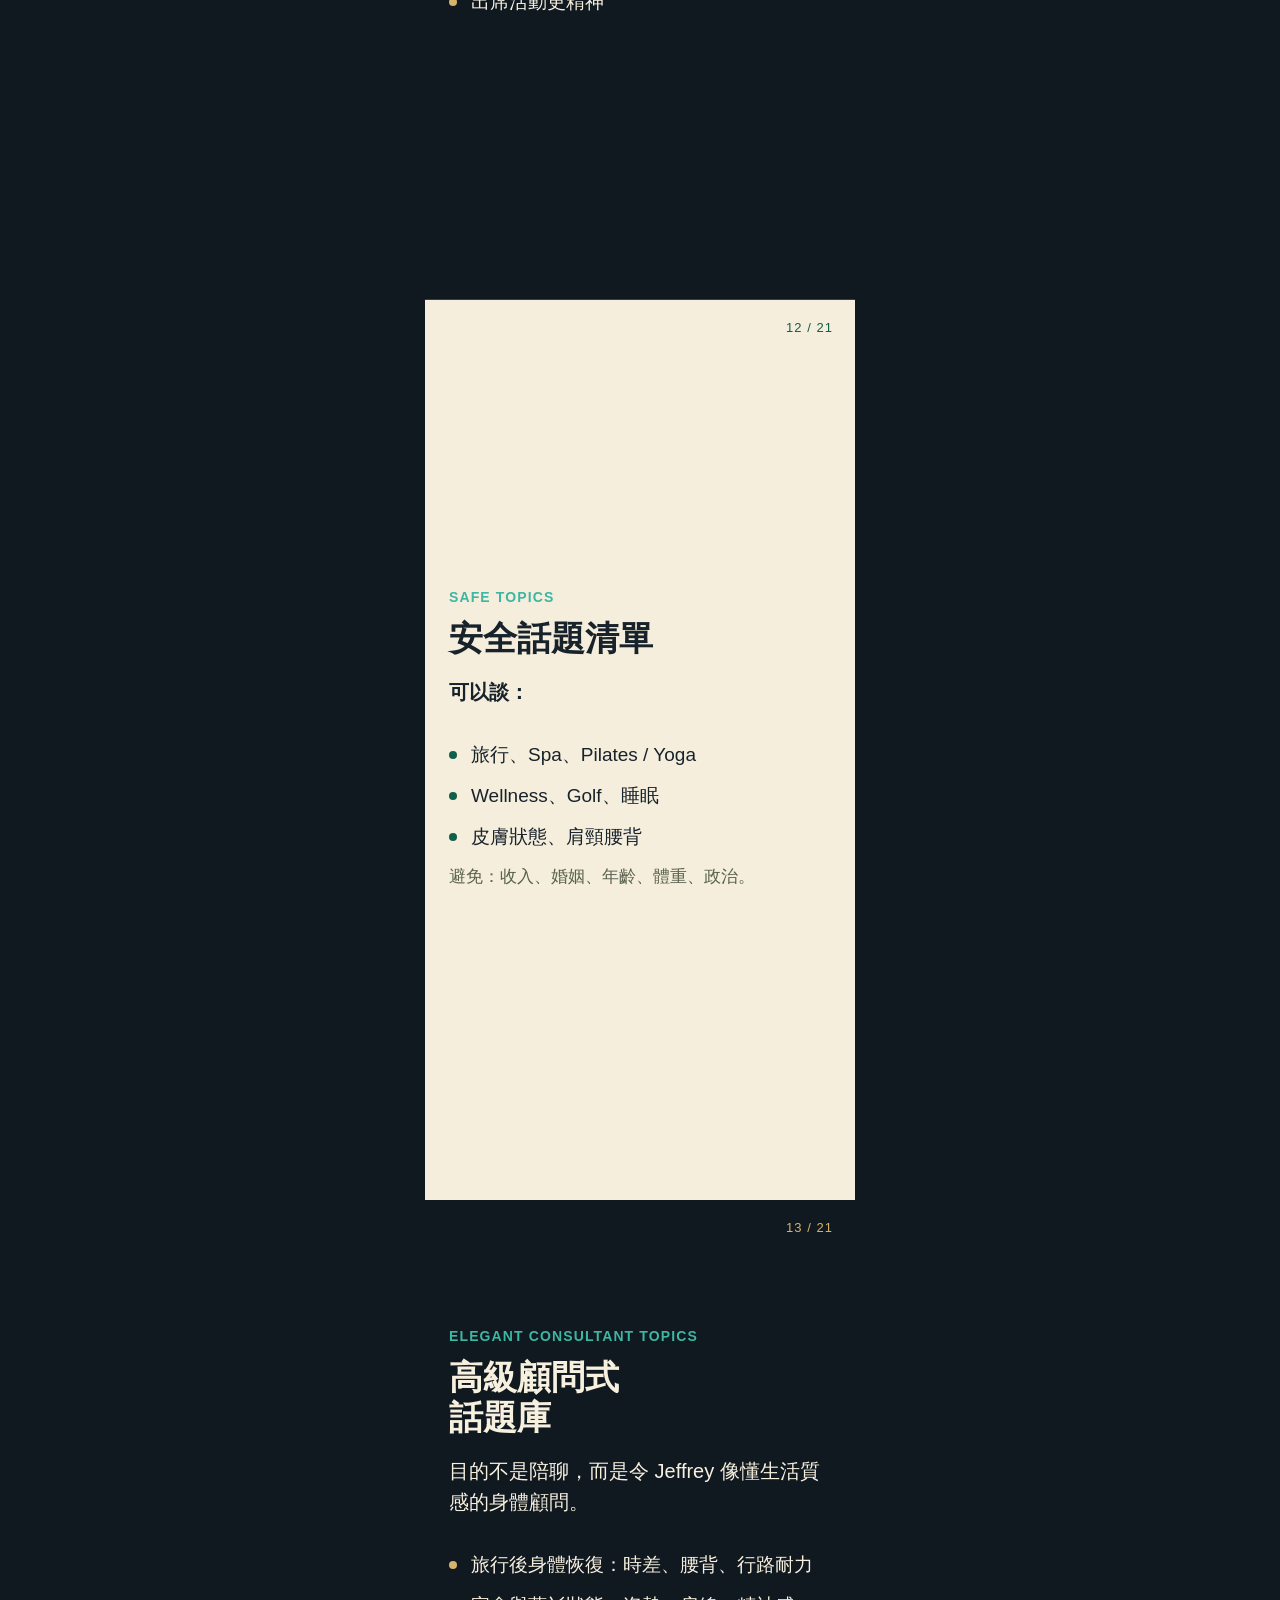
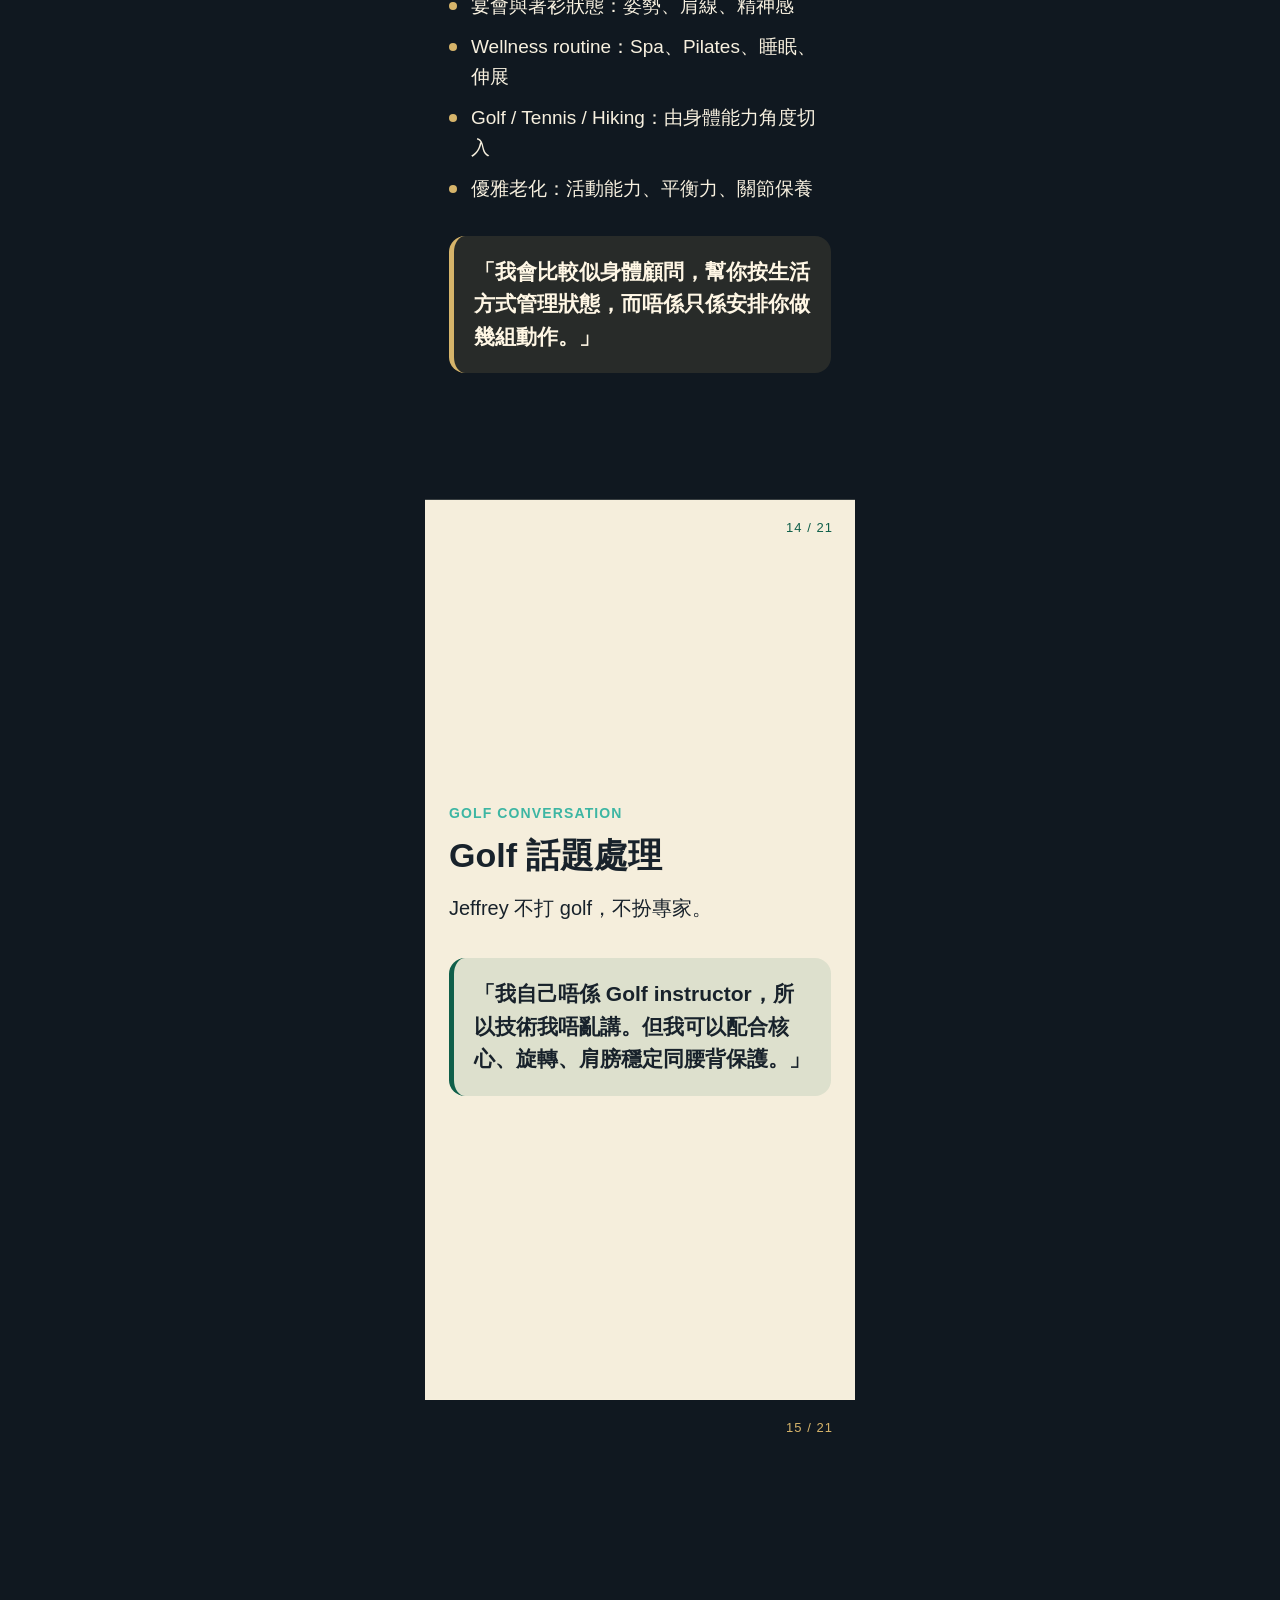
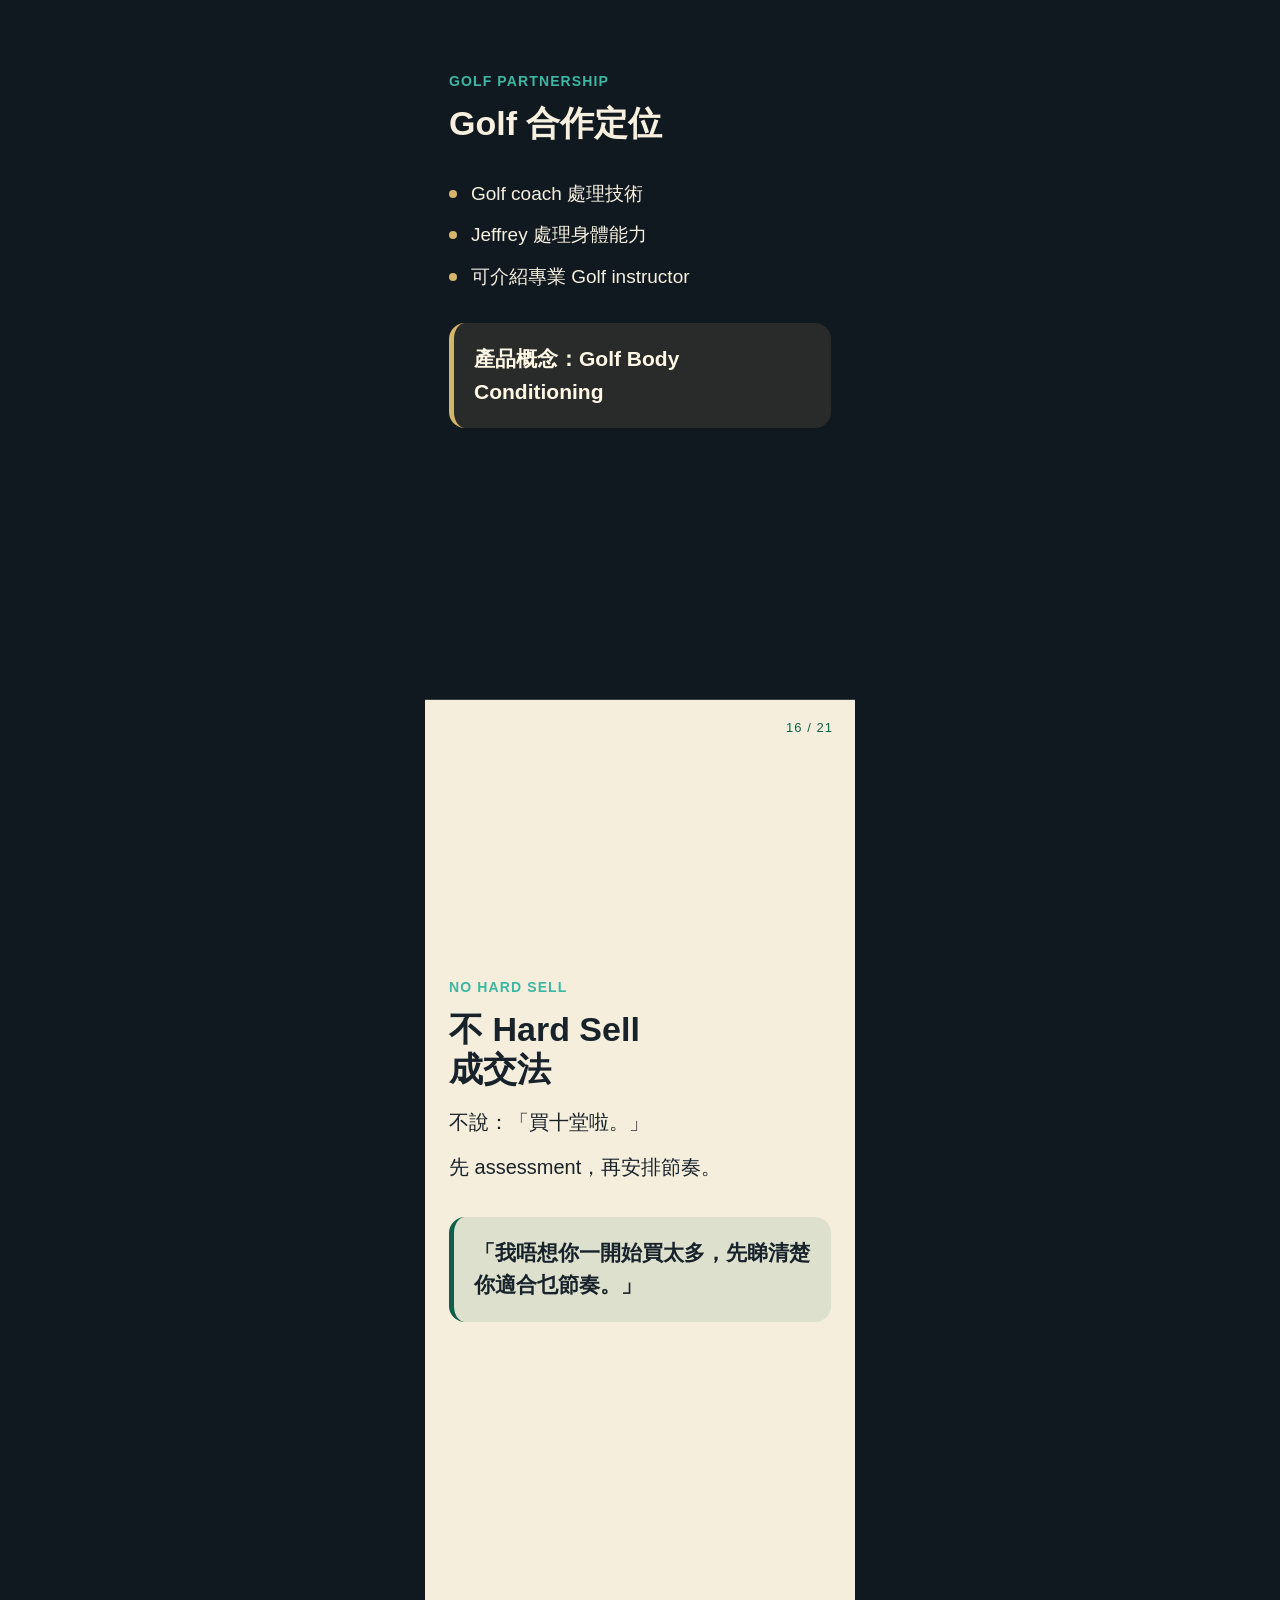
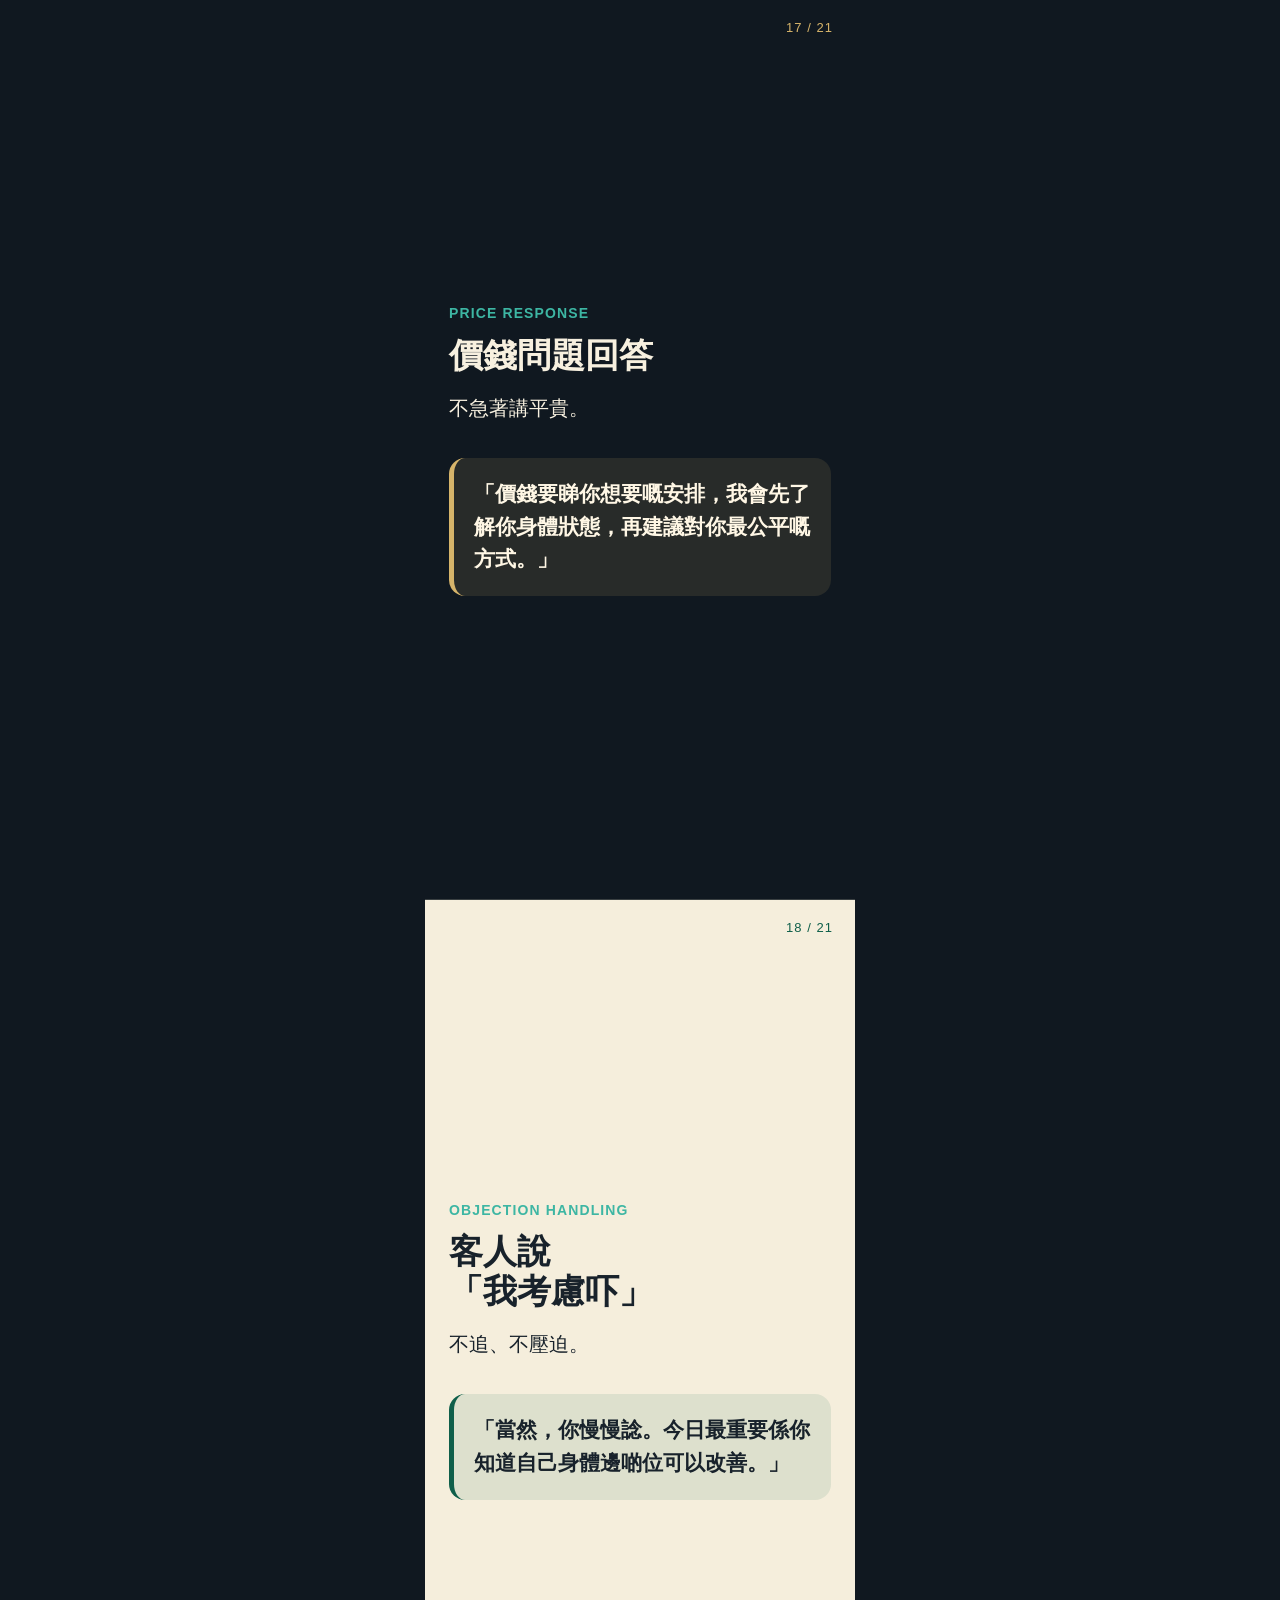
<file: clients.html>
<!DOCTYPE html>
<html lang="zh-Hant">
<head>
<meta charset="UTF-8" />
<meta name="viewport" content="width=device-width, initial-scale=1.0" />
<title>Jeffrey 高端女客對話手冊</title>
<style>
:root{--bg:#101820;--card:#17232e;--cream:#f7f0df;--muted:#c9c0aa;--gold:#d6b46a;--teal:#3db6a3;--emerald:#0f5f4a;--line:rgba(247,240,223,.18)}*{box-sizing:border-box}html{scroll-behavior:smooth}body{margin:0;font-family:-apple-system,BlinkMacSystemFont,"PingFang TC","Microsoft JhengHei","Noto Sans TC",Arial,sans-serif;background:var(--bg);color:var(--cream);line-height:1.55}.guide{max-width:430px;margin:0 auto;background:var(--bg)}.page{min-height:100vh;padding:34px 24px;display:flex;flex-direction:column;justify-content:center;border-bottom:1px solid var(--line);position:relative}.page-number{position:absolute;top:18px;right:22px;font-size:13px;letter-spacing:.08em;color:var(--gold)}.home-link{position:absolute;top:18px;left:22px;font-size:13px;color:var(--gold);text-decoration:none;border-bottom:1px solid rgba(214,180,106,.45)}.eyebrow{color:var(--teal);font-size:14px;font-weight:800;letter-spacing:.08em;text-transform:uppercase;margin-bottom:10px}h1{font-size:clamp(34px,9vw,42px);line-height:1.12;margin:0 0 18px;color:var(--cream)}h2{font-size:clamp(28px,7.6vw,34px);line-height:1.18;margin:0 0 18px;color:var(--cream)}p{font-size:20px;margin:0 0 14px}.sub{font-size:17px;color:var(--muted);margin-bottom:22px}.card{background:var(--card);border:1px solid var(--line);border-radius:22px;padding:22px;box-shadow:0 18px 40px rgba(0,0,0,.18)}.quote{margin-top:20px;padding:20px;border-left:5px solid var(--gold);background:rgba(214,180,106,.12);border-radius:16px;font-size:21px;font-weight:800;color:#fff7e5}.list{padding:0;margin:18px 0 0;list-style:none}.list li{font-size:19px;margin-bottom:12px;padding-left:22px;position:relative}.list li:before{content:"";width:8px;height:8px;border-radius:999px;background:var(--gold);position:absolute;left:0;top:11px}.keywords{display:flex;flex-wrap:wrap;gap:10px;margin-top:20px}.tag{border:1px solid rgba(214,180,106,.65);color:var(--gold);padding:8px 12px;border-radius:999px;font-size:15px;font-weight:800}.light{background:#f5eedc;color:#18222b}.light h1,.light h2,.light p{color:#18222b}.light .sub{color:#59614f}.light .card{background:#fff9ed;border-color:rgba(15,95,74,.18)}.light .quote{color:#18222b;background:rgba(15,95,74,.1);border-left-color:var(--emerald)}.light .list li:before{background:var(--emerald)}.light .page-number,.light .home-link{color:var(--emerald);border-color:rgba(15,95,74,.45)}.footer-line{margin-top:28px;font-size:15px;color:var(--gold);letter-spacing:.08em;text-transform:uppercase}
</style>
</head>
<body>
<main class="guide">
<section class="page" id="cover"><a class="home-link" href="./">Jeffrey</a><div class="page-number">01 / 21</div><div class="eyebrow">Premium Tai Tai Wellness Client Guide</div><h1>Jeffrey<br>高端女客<br>對話手冊</h1><p class="sub">見客前快速溫習｜自然建立信任｜提升買堂與轉介紹</p><div class="footer-line">Elegant · Refined · Consultant · No Hard Sell</div></section>
<section class="page light"><div class="page-number">02 / 21</div><div class="eyebrow">Positioning</div><h2>核心定位</h2><div class="card"><p>Jeffrey 不是普通 PT，而是 <strong>Elegant Wellness Consultant</strong>。</p><ul class="list"><li>姿勢</li><li>線條</li><li>痛症保養</li><li>精神狀態</li><li>生活質素</li></ul><div class="quote">「我主要幫女士做身體狀態管理，唔係叫人辛苦操 gym。」</div></div></section>
<section class="page"><div class="page-number">03 / 21</div><div class="eyebrow">Buying Psychology</div><h2>太太客真正買的是什麼</h2><p>她們買的是：</p><ul class="list"><li>安心</li><li>舒服</li><li>信任</li><li>被照顧感</li></ul><p class="sub">不是買器械，不是買辛苦。</p><div class="keywords"><span class="tag">Safe</span><span class="tag">Refined</span><span class="tag">Personal</span><span class="tag">No Hard Sell</span></div></section>
<section class="page light"><div class="page-number">04 / 21</div><div class="eyebrow">Trust Advantage</div><h2>高端信任優勢</h2><div class="card"><p>保持自然、優雅、有界線。</p><ul class="list"><li>女士更容易放鬆</li><li>相處更安全</li><li>更容易建立信任</li><li>形象：有品味、有分寸、可靠、細心</li></ul></div></section>
<section class="page"><div class="page-number">05 / 21</div><div class="eyebrow">First Impression</div><h2>第一印象規則</h2><ul class="list"><li>說話慢一點</li><li>不要急 sell</li><li>先問生活，再講訓練</li><li>令對方覺得舒服、有面、有選擇權</li></ul></section>
<section class="page light"><div class="page-number">06 / 21</div><div class="eyebrow">Opening Script</div><h2>開場白</h2><div class="quote">「今日唔需要太辛苦，主要先了解你身體狀態，睇吓點樣幫你更舒服、更精神。」</div><p class="sub">避免一開始問體重或減肥目標。</p></section>
<section class="page"><div class="page-number">07 / 21</div><div class="eyebrow">Premium Question</div><h2>高端提問法</h2><p>不要問「想減幾多磅」。</p><p>改問舒服度、線條、精神狀態、痛症。</p><div class="quote">「你最想改善係舒服度、線條、精神狀態，定係肩頸腰背？」</div></section>
<section class="page light"><div class="page-number">08 / 21</div><div class="eyebrow">State Management</div><h2>不講減肥<br>講狀態管理</h2><p>太太客不喜歡被判斷。</p><div class="keywords"><span class="tag">狀態</span><span class="tag">線條</span><span class="tag">姿勢</span><span class="tag">保養</span><span class="tag">Refinement</span></div><div class="quote">「你本身狀態不差，我哋係做 refinement。」</div></section>
<section class="page"><div class="page-number">09 / 21</div><div class="eyebrow">Compliment Skill</div><h2>讚美技巧</h2><ul class="list"><li>不直接讚樣貌</li><li>不直接評論身材</li><li>讚氣質、狀態、姿勢潛力</li></ul><div class="quote">「你本身氣質好好，如果 posture 再打開少少，成個人會更精神。」</div></section>
<section class="page light"><div class="page-number">10 / 21</div><div class="eyebrow">Observation Method</div><h2>專業觀察法</h2><p><strong>公式：</strong></p><p>肯定 → 小觀察 → 改善後好處</p><div class="quote">「你整體狀態不差，只係肩頸有少少緊，打開後線條會更靚。」</div></section>
<section class="page"><div class="page-number">11 / 21</div><div class="eyebrow">Lifestyle Language</div><h2>用生活場景<br>代替術語</h2><p>不要講複雜 anatomy terms。</p><ul class="list"><li>旅行行得耐</li><li>著衫更好看</li><li>坐車不腰痛</li><li>出席活動更精神</li></ul></section>
<section class="page light"><div class="page-number">12 / 21</div><div class="eyebrow">Safe Topics</div><h2>安全話題清單</h2><p><strong>可以談：</strong></p><ul class="list"><li>旅行、Spa、Pilates / Yoga</li><li>Wellness、Golf、睡眠</li><li>皮膚狀態、肩頸腰背</li></ul><p class="sub">避免：收入、婚姻、年齡、體重、政治。</p></section>
<section class="page"><div class="page-number">13 / 21</div><div class="eyebrow">Elegant Consultant Topics</div><h2>高級顧問式<br>話題庫</h2><p>目的不是陪聊，而是令 Jeffrey 像懂生活質感的身體顧問。</p><ul class="list"><li>旅行後身體恢復：時差、腰背、行路耐力</li><li>宴會與著衫狀態：姿勢、肩線、精神感</li><li>Wellness routine：Spa、Pilates、睡眠、伸展</li><li>Golf / Tennis / Hiking：由身體能力角度切入</li><li>優雅老化：活動能力、平衡力、關節保養</li></ul><div class="quote">「我會比較似身體顧問，幫你按生活方式管理狀態，而唔係只係安排你做幾組動作。」</div></section>
<section class="page light"><div class="page-number">14 / 21</div><div class="eyebrow">Golf Conversation</div><h2>Golf 話題處理</h2><p>Jeffrey 不打 golf，不扮專家。</p><div class="quote">「我自己唔係 Golf instructor，所以技術我唔亂講。但我可以配合核心、旋轉、肩膀穩定同腰背保護。」</div></section>
<section class="page"><div class="page-number">15 / 21</div><div class="eyebrow">Golf Partnership</div><h2>Golf 合作定位</h2><ul class="list"><li>Golf coach 處理技術</li><li>Jeffrey 處理身體能力</li><li>可介紹專業 Golf instructor</li></ul><div class="quote">產品概念：Golf Body Conditioning</div></section>
<section class="page light"><div class="page-number">16 / 21</div><div class="eyebrow">No Hard Sell</div><h2>不 Hard Sell<br>成交法</h2><p>不說：「買十堂啦。」</p><p>先 assessment，再安排節奏。</p><div class="quote">「我唔想你一開始買太多，先睇清楚你適合乜節奏。」</div></section>
<section class="page"><div class="page-number">17 / 21</div><div class="eyebrow">Price Response</div><h2>價錢問題回答</h2><p>不急著講平貴。</p><div class="quote">「價錢要睇你想要嘅安排，我會先了解你身體狀態，再建議對你最公平嘅方式。」</div></section>
<section class="page light"><div class="page-number">18 / 21</div><div class="eyebrow">Objection Handling</div><h2>客人說<br>「我考慮吓」</h2><p>不追、不壓迫。</p><div class="quote">「當然，你慢慢諗。今日最重要係你知道自己身體邊啲位可以改善。」</div></section>
<section class="page"><div class="page-number">19 / 21</div><div class="eyebrow">Referral Script</div><h2>轉介紹說法</h2><p>不直接叫人介紹。</p><div class="quote">「如果你朋友都有肩頸、腰背、姿勢或者想 keep 狀態，我可以先幫佢做簡單 assessment，唔需要有壓力。」</div></section>
<section class="page light"><div class="page-number">20 / 21</div><div class="eyebrow">Product Ideas</div><h2>可包裝產品</h2><ul class="list"><li>Private Wellness Assessment</li><li>Tai Tai Small Group Wellness</li><li>Golf Body Conditioning</li><li>Travel-Ready Body Plan</li><li>Elegant Body Status Consultation</li></ul></section>
<section class="page"><div class="page-number">21 / 21</div><div class="eyebrow">Jeffrey Persona</div><h2>一句話人設</h2><div class="quote">「我唔係想你做到好辛苦，我係想你每次做完都覺得身體舒服咗、精神咗，慢慢見到自己狀態好咗。」</div><div class="footer-line">Elegant · Refined · Consultant · No Hard Sell</div></section>
</main>
</body>
</html>
</file>
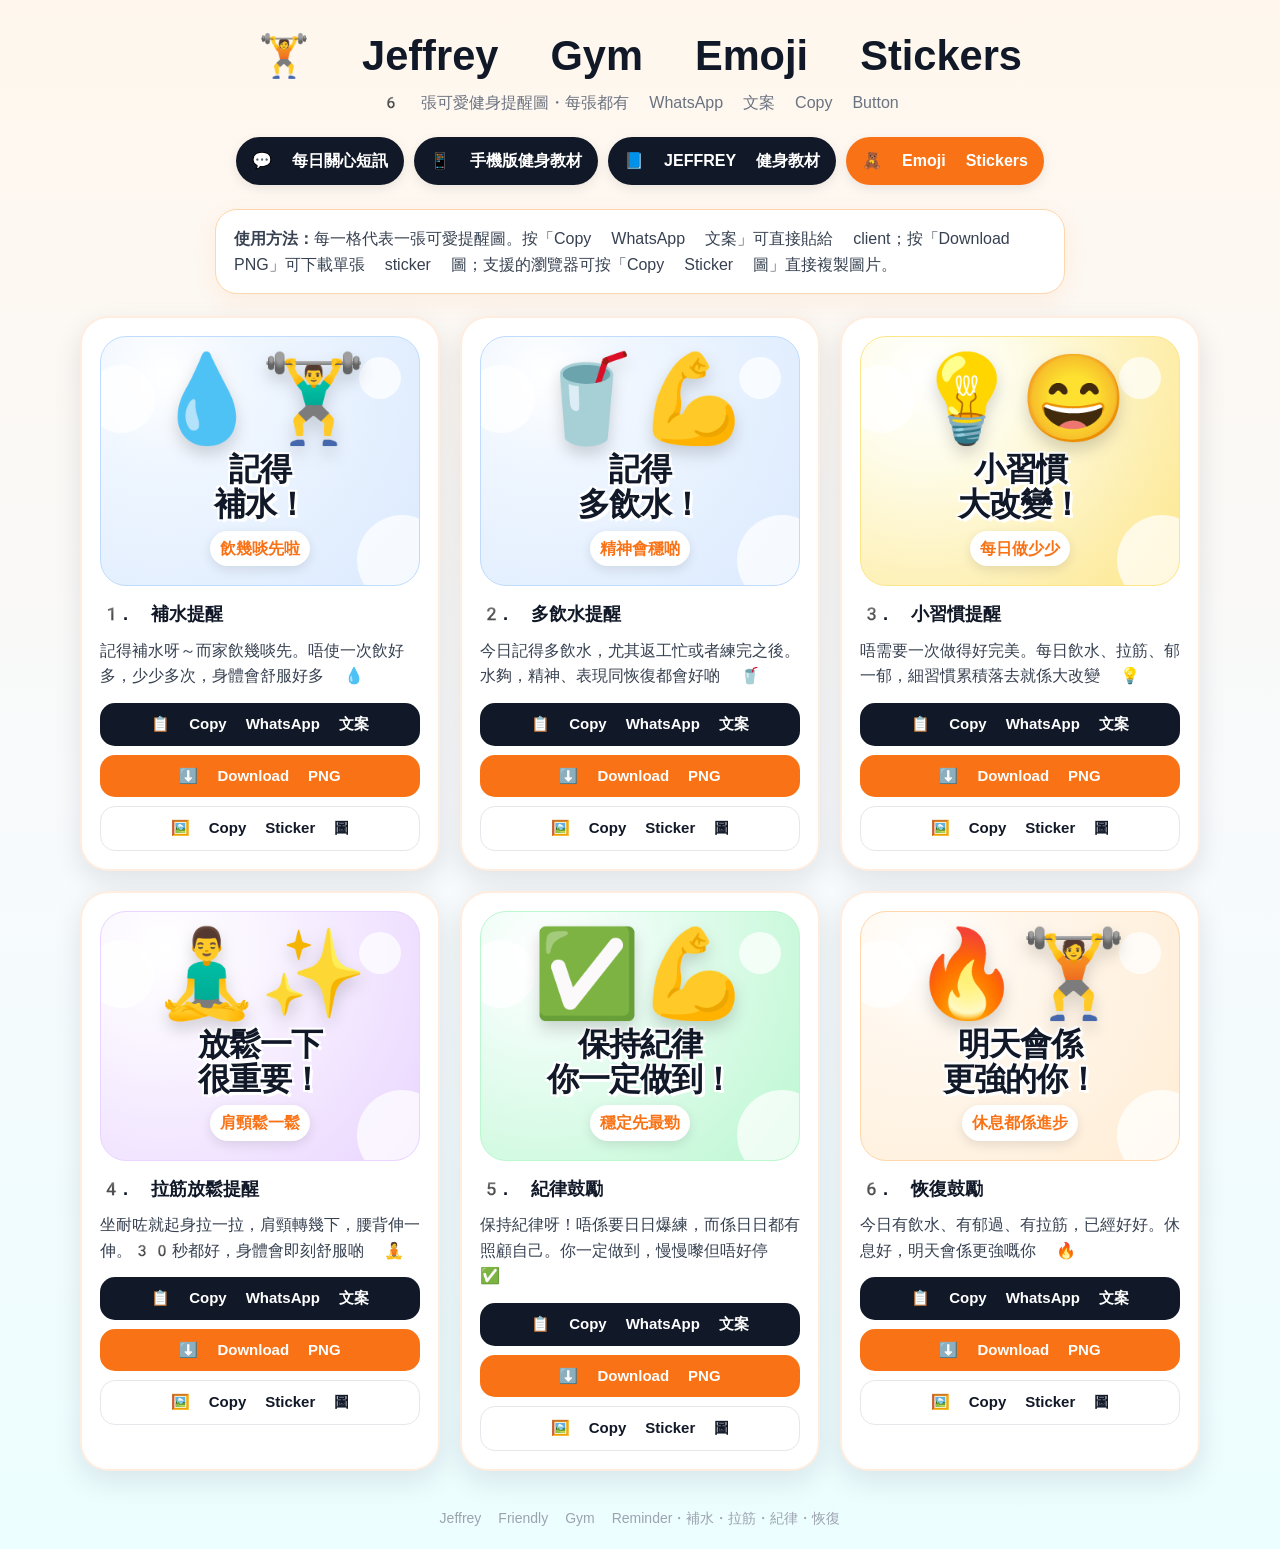
<file: emoji.html>
<!DOCTYPE html>
<html lang="zh-HK">
<head>
  <meta charset="UTF-8" />
  <meta name="viewport" content="width=device-width, initial-scale=1.0" />
  <title>Jeffrey Gym Emoji Stickers・WhatsApp 提醒圖</title>
  <style>
    *{box-sizing:border-box;margin:0;padding:0;font-family:-apple-system,BlinkMacSystemFont,"Segoe UI",Roboto,"Noto Sans TC","Noto Color Emoji",sans-serif}
    body{background:linear-gradient(180deg,#fff7ed 0%,#f8fafc 52%,#ecfeff 100%);color:#111827;padding:20px;line-height:1.6}
    .container{max-width:1120px;margin:auto}
    .hero{text-align:center;margin:12px 0 22px}
    .hero h1{font-size:clamp(1.7rem,4vw,2.6rem);line-height:1.15;margin-bottom:10px}
    .hero p{color:#6b7280;font-size:1rem}
    .site-nav{display:flex;gap:10px;justify-content:center;flex-wrap:wrap;margin:0 0 24px}
    .site-nav a{display:inline-block;text-decoration:none;background:#111827;color:#fff;padding:11px 16px;border-radius:999px;font-weight:800;box-shadow:0 4px 12px rgba(0,0,0,.08)}
    .site-nav a.secondary{background:white;color:#111827}.site-nav a.active{background:#f97316;color:#fff}
    .note{background:#fff;border:1px solid #fed7aa;border-radius:22px;padding:16px 18px;margin:0 auto 22px;max-width:850px;box-shadow:0 8px 24px rgba(249,115,22,.08);color:#374151}
    .grid{display:grid;grid-template-columns:repeat(auto-fit,minmax(280px,1fr));gap:20px}
    .card{background:#fff;border-radius:28px;padding:18px;box-shadow:0 10px 28px rgba(15,23,42,.10);border:2px solid rgba(249,115,22,.13)}
    .sticker{position:relative;min-height:250px;border-radius:26px;background:radial-gradient(circle at 20% 15%,#fff 0,#fff7ed 28%,#ffedd5 100%);display:flex;align-items:center;justify-content:center;padding:18px;margin-bottom:14px;overflow:hidden;border:1px solid #fed7aa}
    .sticker.blue{background:radial-gradient(circle at 20% 15%,#fff 0,#eff6ff 28%,#dbeafe 100%);border-color:#bfdbfe}.sticker.green{background:radial-gradient(circle at 20% 15%,#fff 0,#ecfdf5 28%,#bbf7d0 100%);border-color:#bbf7d0}.sticker.purple{background:radial-gradient(circle at 20% 15%,#fff 0,#faf5ff 28%,#e9d5ff 100%);border-color:#e9d5ff}.sticker.yellow{background:radial-gradient(circle at 20% 15%,#fff 0,#fefce8 28%,#fde68a 100%);border-color:#fde68a}
    .bubble{position:absolute;border-radius:999px;background:rgba(255,255,255,.72);filter:blur(.1px)}.b1{width:68px;height:68px;left:-14px;top:28px}.b2{width:42px;height:42px;right:18px;top:20px}.b3{width:90px;height:90px;right:-28px;bottom:-20px}
    .avatar{font-size:86px;line-height:1;filter:drop-shadow(0 8px 8px rgba(0,0,0,.16));margin-bottom:10px;text-align:center}
    .sticker-inner{text-align:center;position:relative;z-index:1;max-width:230px}
    .sticker-title{font-size:2rem;line-height:1.1;font-weight:1000;color:#111827;text-shadow:3px 3px 0 #fff, -2px -2px 0 #fff, 2px -2px 0 #fff, -2px 2px 0 #fff;margin-bottom:8px;letter-spacing:-1px}
    .sticker-sub{font-weight:800;color:#f97316;background:#fff;border-radius:999px;padding:5px 10px;display:inline-block;box-shadow:0 4px 12px rgba(0,0,0,.10)}
    .topic{font-weight:900;font-size:1.15rem;margin-bottom:8px;color:#111827}.msg{color:#374151;white-space:pre-wrap;margin-bottom:14px}
    .btns{display:grid;grid-template-columns:1fr;gap:9px}.btn{border:none;border-radius:15px;padding:12px 14px;font-weight:850;cursor:pointer;background:#111827;color:#fff;font-size:15px}.btn.alt{background:#fff;color:#111827;border:1px solid #e5e7eb}.btn.good{background:#16a34a}.btn.orange{background:#f97316}
    footer{text-align:center;margin-top:36px;color:#9ca3af;font-size:14px}
    canvas{display:none}@media(max-width:768px){body{padding:14px}.site-nav{justify-content:flex-start}.sticker{min-height:230px}.avatar{font-size:76px}.sticker-title{font-size:1.75rem}}
  </style>
</head>
<body>
  <div class="container">
    <header class="hero">
      <h1>🏋️ Jeffrey Gym Emoji Stickers</h1>
      <p>6 張可愛健身提醒圖・每張都有 WhatsApp 文案 Copy Button</p>
    </header>

    <nav class="site-nav" aria-label="Jeffrey 網站主選單">
      <a href="index.html">💬 每日關心短訊</a>
      <a href="gym_m.html">📱 手機版健身教材</a>
      <a href="gym.html">📘 JEFFREY 健身教材</a>
      <a class="active" href="emoji.html">🧸 Emoji Stickers</a>
    </nav>

    <section class="note">
      <strong>使用方法：</strong>每一格代表一張可愛提醒圖。按「Copy WhatsApp 文案」可直接貼給 client；按「Download PNG」可下載單張 sticker 圖；支援的瀏覽器可按「Copy Sticker 圖」直接複製圖片。
    </section>

    <main class="grid" id="grid"></main>
    <canvas id="canvas" width="1080" height="1080"></canvas>
    <footer>Jeffrey Friendly Gym Reminder・補水・拉筋・紀律・恢復</footer>
  </div>

  <script>
    const stickers = [
      {title:'記得\n補水！',sub:'飲幾啖先啦',avatar:'💧🏋️‍♂️',style:'blue',topic:'補水提醒',message:'記得補水呀～而家飲幾啖先。唔使一次飲好多，少少多次，身體會舒服好多 💧'},
      {title:'記得\n多飲水！',sub:'精神會穩啲',avatar:'🥤💪',style:'blue',topic:'多飲水提醒',message:'今日記得多飲水，尤其返工忙或者練完之後。水夠，精神、表現同恢復都會好啲 🥤'},
      {title:'小習慣\n大改變！',sub:'每日做少少',avatar:'💡😄',style:'yellow',topic:'小習慣提醒',message:'唔需要一次做得好完美。每日飲水、拉筋、郁一郁，細習慣累積落去就係大改變 💡'},
      {title:'放鬆一下\n很重要！',sub:'肩頸鬆一鬆',avatar:'🧘‍♂️✨',style:'purple',topic:'拉筋放鬆提醒',message:'坐耐咗就起身拉一拉，肩頸轉幾下，腰背伸一伸。30秒都好，身體會即刻舒服啲 🧘'},
      {title:'保持紀律\n你一定做到！',sub:'穩定先最勁',avatar:'✅💪',style:'green',topic:'紀律鼓勵',message:'保持紀律呀！唔係要日日爆練，而係日日都有照顧自己。你一定做到，慢慢嚟但唔好停 ✅'},
      {title:'明天會係\n更強的你！',sub:'休息都係進步',avatar:'🔥🏋️',style:'orange',topic:'恢復鼓勵',message:'今日有飲水、有郁過、有拉筋，已經好好。休息好，明天會係更強嘅你 🔥'}
    ];

    const grid = document.getElementById('grid');
    const canvas = document.getElementById('canvas');
    const ctx = canvas.getContext('2d');

    function render(){
      grid.innerHTML = stickers.map((s,i)=>`
        <article class="card">
          <div class="sticker ${s.style}" id="sticker-${i}">
            <span class="bubble b1"></span><span class="bubble b2"></span><span class="bubble b3"></span>
            <div class="sticker-inner">
              <div class="avatar">${s.avatar}</div>
              <div class="sticker-title">${s.title.replace(/\n/g,'<br>')}</div>
              <div class="sticker-sub">${s.sub}</div>
            </div>
          </div>
          <div class="topic">${i+1}. ${s.topic}</div>
          <div class="msg">${s.message}</div>
          <div class="btns">
            <button class="btn" onclick="copyMessage(${i},this)">📋 Copy WhatsApp 文案</button>
            <button class="btn orange" onclick="downloadSticker(${i})">⬇️ Download PNG</button>
            <button class="btn alt" onclick="copySticker(${i},this)">🖼️ Copy Sticker 圖</button>
          </div>
        </article>`).join('');
    }

    function copyMessage(i,btn){
      navigator.clipboard.writeText(stickers[i].message).then(()=>{
        btn.textContent='✅ 已複製文案'; btn.classList.add('good');
        setTimeout(()=>{btn.textContent='📋 Copy WhatsApp 文案';btn.classList.remove('good')},1200);
      });
    }

    function roundRect(x,y,w,h,r){
      ctx.beginPath();ctx.moveTo(x+r,y);ctx.arcTo(x+w,y,x+w,y+h,r);ctx.arcTo(x+w,y+h,x,y+h,r);ctx.arcTo(x,y+h,x,y,r);ctx.arcTo(x,y,x+w,y,r);ctx.closePath();
    }

    function drawTextLines(text,x,y,maxWidth,lineHeight,font,fill,stroke){
      ctx.font=font;ctx.textAlign='center';ctx.textBaseline='middle';
      const lines = text.split('\n');
      lines.forEach((line,idx)=>{ if(stroke){ctx.lineWidth=14;ctx.strokeStyle=stroke;ctx.strokeText(line,x,y+idx*lineHeight,maxWidth)} ctx.fillStyle=fill;ctx.fillText(line,x,y+idx*lineHeight,maxWidth); });
    }

    function paintSticker(i){
      const s=stickers[i];
      const grad=ctx.createLinearGradient(0,0,1080,1080);
      const colors={blue:['#eff6ff','#93c5fd'],green:['#ecfdf5','#86efac'],purple:['#faf5ff','#c4b5fd'],yellow:['#fefce8','#fde68a'],orange:['#fff7ed','#fdba74']};
      const c=colors[s.style]||colors.orange;
      grad.addColorStop(0,c[0]);grad.addColorStop(1,c[1]);
      ctx.clearRect(0,0,1080,1080);ctx.fillStyle=grad;roundRect(40,40,1000,1000,90);ctx.fill();
      ctx.fillStyle='rgba(255,255,255,.6)';roundRect(95,105,180,180,90);ctx.fill();roundRect(820,120,120,120,60);ctx.fill();roundRect(825,805,210,210,105);ctx.fill();
      ctx.font='150px "Apple Color Emoji","Segoe UI Emoji","Noto Color Emoji",sans-serif';ctx.textAlign='center';ctx.fillText(s.avatar,540,300);
      drawTextLines(s.title,540,545,900,125,'900 118px "Noto Sans TC",Arial,sans-serif','#111827','#ffffff');
      ctx.fillStyle='#fff';roundRect(280,770,520,95,48);ctx.fill();ctx.fillStyle='#f97316';ctx.font='900 44px "Noto Sans TC",Arial,sans-serif';ctx.fillText(s.sub,540,827);
      ctx.fillStyle='rgba(17,24,39,.55)';ctx.font='700 26px Arial,sans-serif';ctx.fillText('Jeffrey Gym Reminder',540,950);
    }

    function downloadSticker(i){
      paintSticker(i);
      const a=document.createElement('a');
      a.download=`jeffrey-gym-emoji-${i+1}.png`;
      a.href=canvas.toDataURL('image/png');
      a.click();
    }

    async function copySticker(i,btn){
      try{
        paintSticker(i);
        canvas.toBlob(async blob=>{
          await navigator.clipboard.write([new ClipboardItem({'image/png':blob})]);
          btn.textContent='✅ 已複製圖片';btn.classList.add('good');
          setTimeout(()=>{btn.textContent='🖼️ Copy Sticker 圖';btn.classList.remove('good')},1200);
        });
      }catch(e){
        btn.textContent='未支援，請用 Download PNG';
        setTimeout(()=>btn.textContent='🖼️ Copy Sticker 圖',1600);
      }
    }

    render();
  </script>
</body>
</html>
</file>
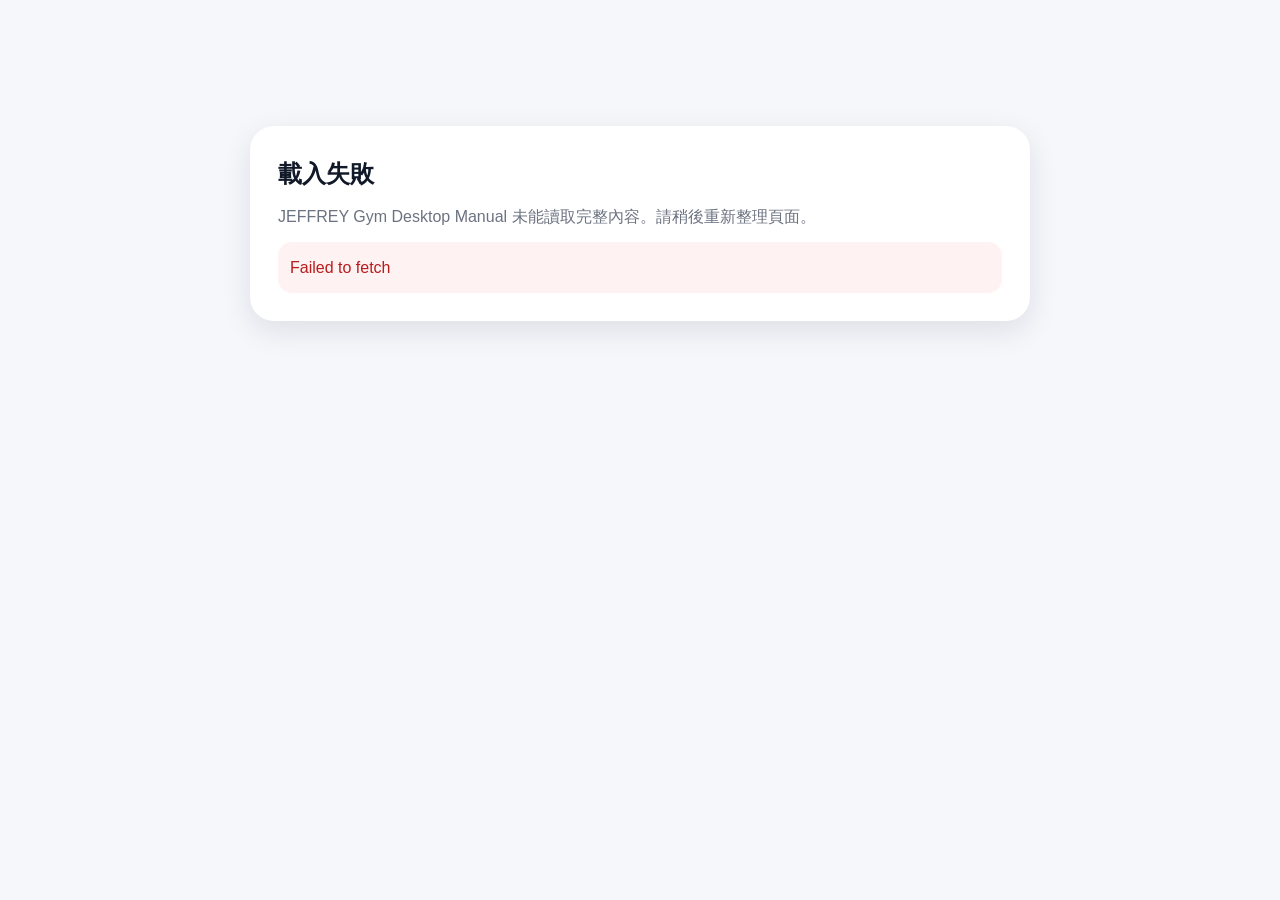
<file: gym.html>
<!DOCTYPE html>
<html lang="zh-HK">
<head>
  <meta charset="UTF-8" />
  <meta name="viewport" content="width=device-width, initial-scale=1.0" />
  <meta http-equiv="refresh" content="0; url=gym/" />
  <title>Redirecting to JEFFREY Gym</title>
  <script>window.location.replace('gym/');</script>
  <style>
    body{font-family:-apple-system,BlinkMacSystemFont,"Segoe UI",Roboto,"Noto Sans TC",sans-serif;background:#f5f7fb;color:#111827;padding:32px;line-height:1.7}
    .box{max-width:680px;margin:12vh auto;background:#fff;border-radius:24px;padding:28px;box-shadow:0 10px 30px rgba(17,24,39,.10)}
    a{color:#111827;font-weight:800}
  </style>
</head>
<body>
  <div class="box">
    <h1>JEFFREY Gym 已搬到新位置</h1>
    <p>正在前往 <a href="gym/">/gym/</a>。</p>
  </div>
</body>
</html>
</file>
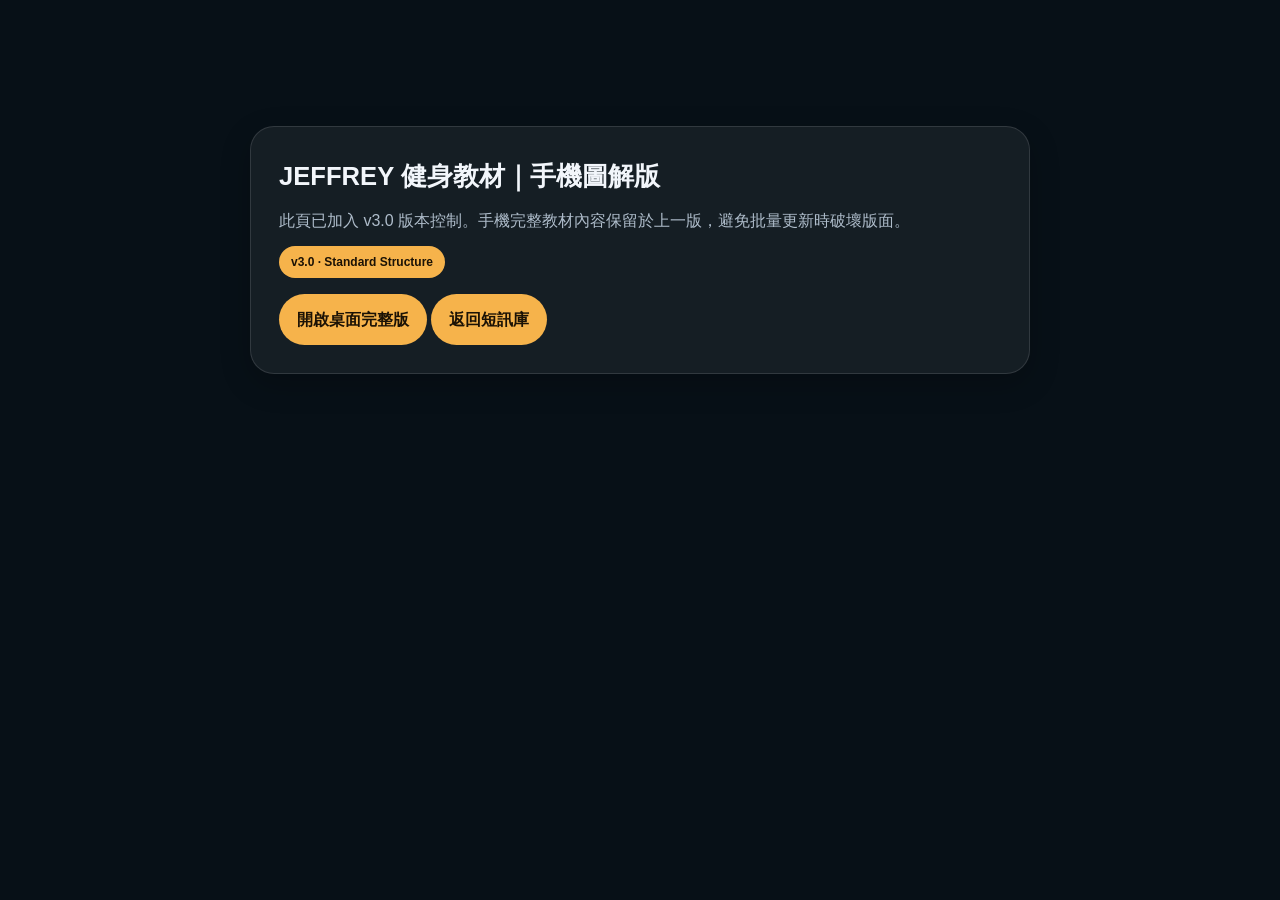
<file: gym_m.html>
<!DOCTYPE html>
<html lang="zh-HK">
<head>
  <meta charset="UTF-8" />
  <meta name="viewport" content="width=device-width, initial-scale=1.0, viewport-fit=cover" />
  <meta name="app-version" content="3.0" />
  <meta name="last-updated" content="2026-06-17" />
  <title>JEFFREY 健身教材｜手機圖解版 v3.0</title>
  <style>
    *{box-sizing:border-box;margin:0;padding:0;font-family:-apple-system,BlinkMacSystemFont,"Segoe UI",Roboto,"Noto Sans TC","PingFang TC","Microsoft JhengHei",sans-serif}
    body{background:#071017;color:#f2f6fb;padding:18px;line-height:1.7}
    .box{max-width:780px;margin:12vh auto;background:rgba(255,255,255,.06);border:1px solid rgba(255,255,255,.12);border-radius:24px;padding:28px;box-shadow:0 10px 30px rgba(0,0,0,.22)}
    h1{font-size:1.6rem;margin-bottom:8px}p{color:#aebcca;margin-bottom:12px}.version{display:inline-block;background:#f6b34b;color:#1b1205;border-radius:999px;padding:6px 12px;font-size:12px;font-weight:900}.btn{display:inline-block;margin-top:16px;background:#f6b34b;color:#1b1205;text-decoration:none;border-radius:999px;padding:12px 18px;font-weight:900}
  </style>
</head>
<body>
  <main class="box">
    <h1>JEFFREY 健身教材｜手機圖解版</h1>
    <p>此頁已加入 v3.0 版本控制。手機完整教材內容保留於上一版，避免批量更新時破壞版面。</p>
    <span class="version">v3.0 · Standard Structure</span><br>
    <a class="btn" href="gym.html">開啟桌面完整版</a>
    <a class="btn" href="index.html">返回短訊庫</a>
  </main>
</body>
</html>
</file>
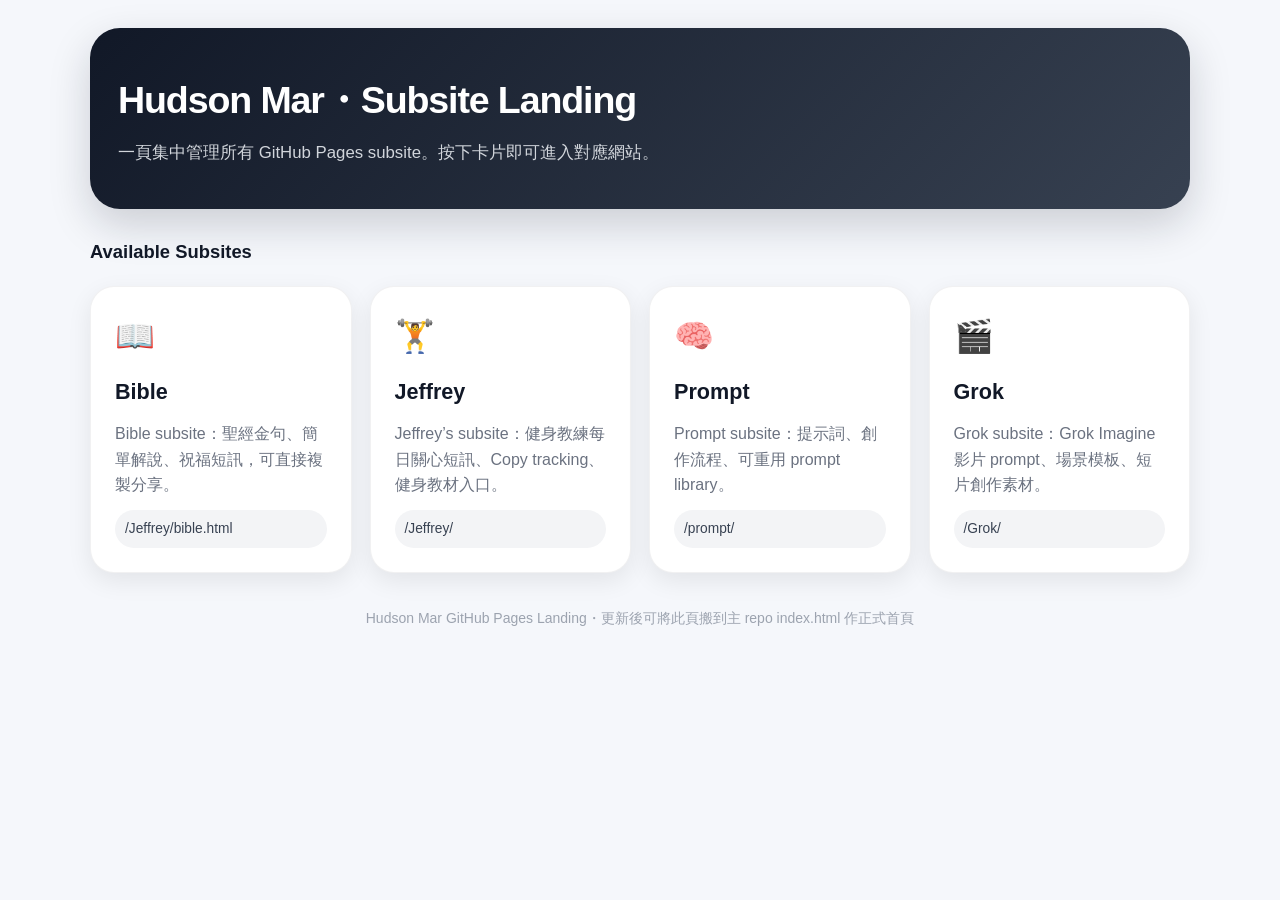
<file: landing.html>
<!DOCTYPE html>
<html lang="zh-HK">
<head>
  <meta charset="UTF-8" />
  <meta name="viewport" content="width=device-width, initial-scale=1.0" />
  <title>Hudson Mar・GitHub Subsite Landing</title>
  <style>
    *{box-sizing:border-box;margin:0;padding:0;font-family:-apple-system,BlinkMacSystemFont,"Segoe UI",Roboto,"Noto Sans TC",sans-serif}
    body{min-height:100vh;background:#f5f7fb;color:#111827;padding:28px;line-height:1.6}
    .container{max-width:1100px;margin:auto}
    .hero{background:linear-gradient(135deg,#111827,#374151);color:white;border-radius:30px;padding:42px 28px;margin-bottom:26px;box-shadow:0 16px 42px rgba(17,24,39,.18)}
    .hero h1{font-size:2.35rem;margin-bottom:10px;letter-spacing:-.03em}
    .hero p{color:#d1d5db;font-size:1.05rem;max-width:720px}
    .grid{display:grid;grid-template-columns:repeat(auto-fit,minmax(240px,1fr));gap:18px;margin-top:20px}
    .card{background:white;border-radius:24px;padding:24px;text-decoration:none;color:#111827;box-shadow:0 8px 24px rgba(0,0,0,.08);border:1px solid rgba(17,24,39,.06);transition:.2s;display:flex;flex-direction:column;gap:12px;min-height:190px}
    .card:hover{transform:translateY(-5px);box-shadow:0 16px 36px rgba(0,0,0,.12);border-color:#111827}
    .icon{font-size:2rem}.title{font-size:1.35rem;font-weight:800}.desc{color:#6b7280;flex:1}.url{font-size:.86rem;color:#374151;background:#f3f4f6;border-radius:999px;padding:8px 10px;word-break:break-all}
    .section-title{font-size:1.15rem;font-weight:800;margin:28px 0 8px;color:#111827}
    footer{text-align:center;margin-top:34px;color:#9ca3af;font-size:14px}
    @media(max-width:768px){body{padding:18px}.hero{padding:30px 20px}.hero h1{font-size:1.8rem}.card{min-height:auto}}
  </style>
</head>
<body>
  <div class="container">
    <header class="hero">
      <h1>Hudson Mar・Subsite Landing</h1>
      <p>一頁集中管理所有 GitHub Pages subsite。按下卡片即可進入對應網站。</p>
    </header>

    <div class="section-title">Available Subsites</div>
    <main class="grid">
      <a class="card" href="https://hudsonmar-852.github.io/Jeffrey/bible.html">
        <div class="icon">📖</div>
        <div class="title">Bible</div>
        <div class="desc">Bible subsite：聖經金句、簡單解說、祝福短訊，可直接複製分享。</div>
        <div class="url">/Jeffrey/bible.html</div>
      </a>

      <a class="card" href="https://hudsonmar-852.github.io/Jeffrey/">
        <div class="icon">🏋️</div>
        <div class="title">Jeffrey</div>
        <div class="desc">Jeffrey’s subsite：健身教練每日關心短訊、Copy tracking、健身教材入口。</div>
        <div class="url">/Jeffrey/</div>
      </a>

      <a class="card" href="https://hudsonmar-852.github.io/prompt/">
        <div class="icon">🧠</div>
        <div class="title">Prompt</div>
        <div class="desc">Prompt subsite：提示詞、創作流程、可重用 prompt library。</div>
        <div class="url">/prompt/</div>
      </a>

      <a class="card" href="https://hudsonmar-852.github.io/Grok/">
        <div class="icon">🎬</div>
        <div class="title">Grok</div>
        <div class="desc">Grok subsite：Grok Imagine 影片 prompt、場景模板、短片創作素材。</div>
        <div class="url">/Grok/</div>
      </a>
    </main>

    <footer>Hudson Mar GitHub Pages Landing・更新後可將此頁搬到主 repo index.html 作正式首頁</footer>
  </div>
</body>
</html>
</file>
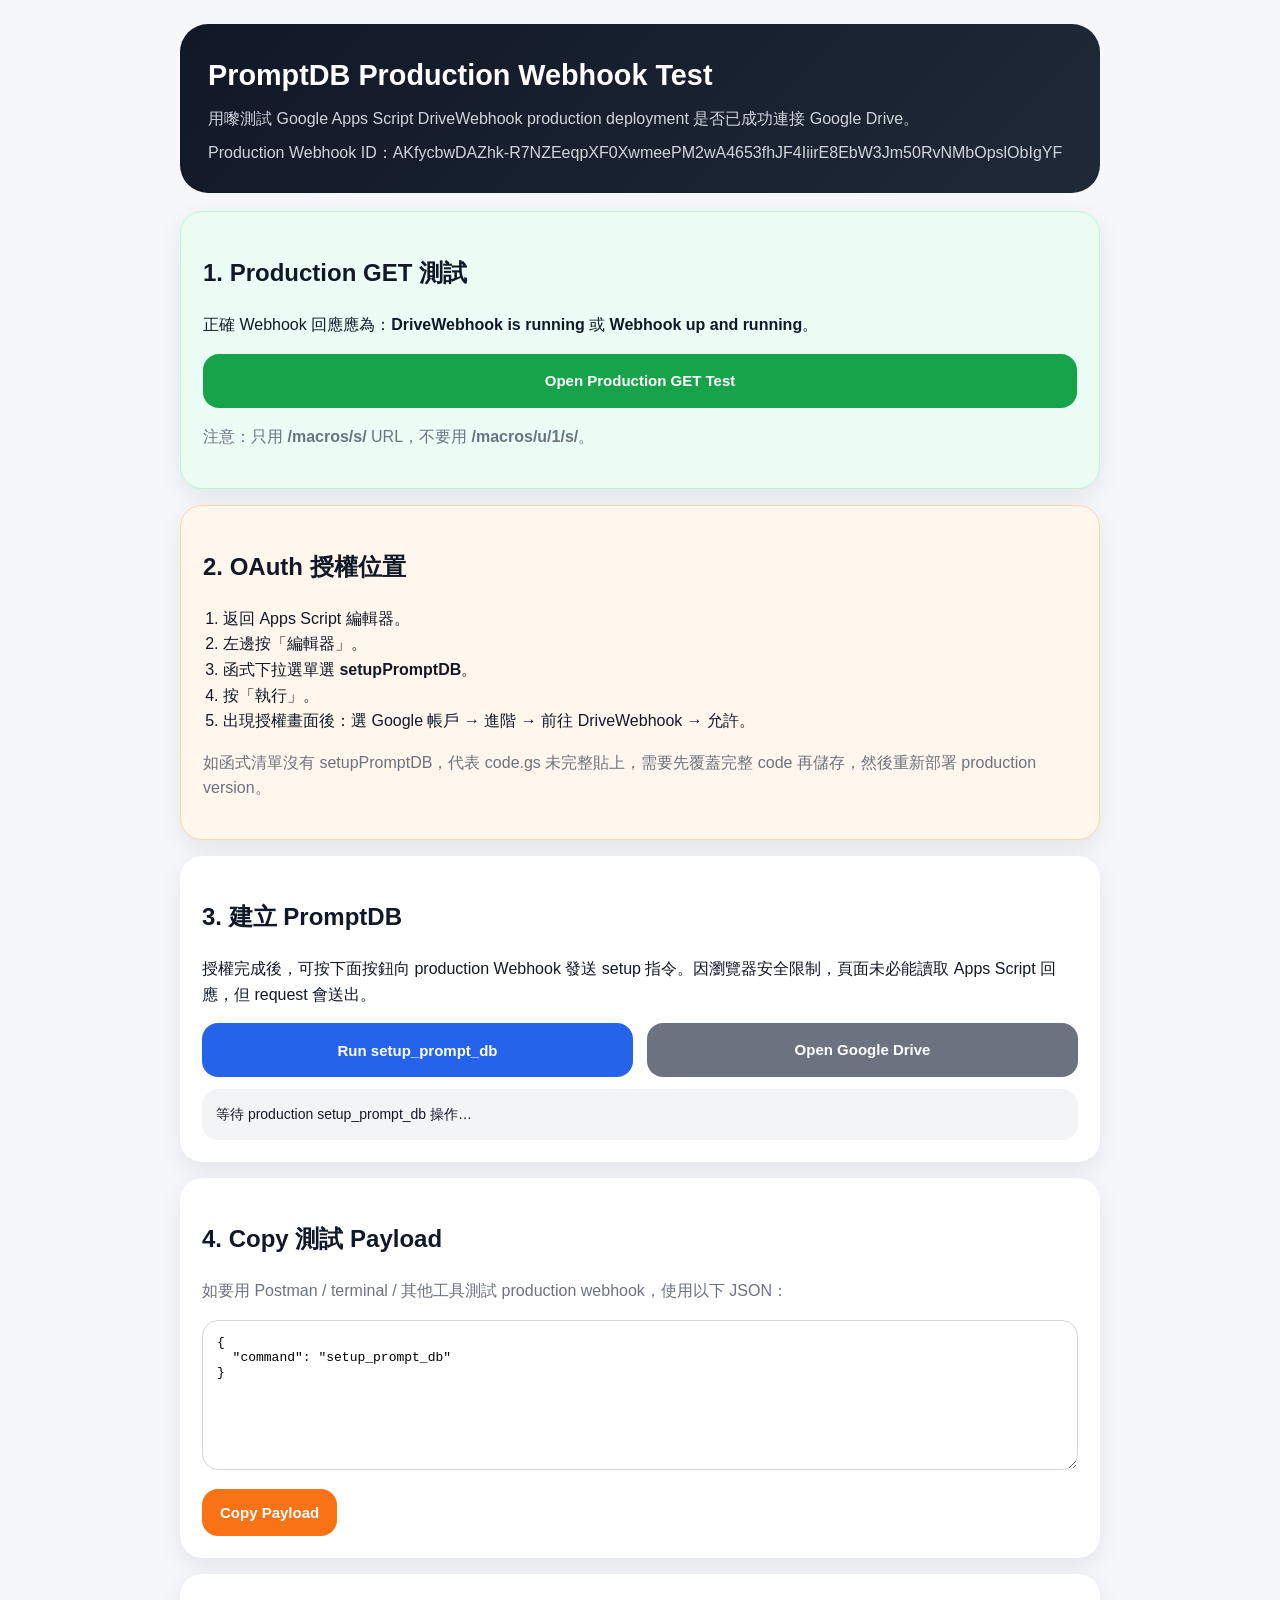
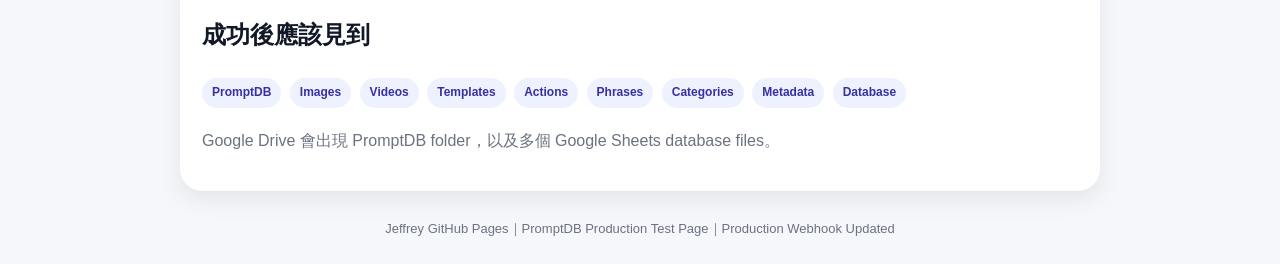
<file: promptdb-test.html>
<!DOCTYPE html>
<html lang="zh-HK">
<head>
  <meta charset="UTF-8" />
  <meta name="viewport" content="width=device-width, initial-scale=1.0" />
  <title>PromptDB Production Webhook Test｜Jeffrey</title>
  <style>
    *{box-sizing:border-box}body{margin:0;font-family:-apple-system,BlinkMacSystemFont,"Segoe UI",Roboto,"Noto Sans TC","PingFang TC","Microsoft JhengHei",sans-serif;background:#f5f7fb;color:#111827;line-height:1.6;padding:24px}.wrap{max-width:920px;margin:auto}.hero{background:linear-gradient(135deg,#111827,#1f2937);color:#fff;border-radius:28px;padding:28px;margin-bottom:18px}.hero h1{margin:0 0 8px;font-size:1.8rem}.hero p{color:#d1d5db;margin:0}.card{background:#fff;border-radius:22px;padding:22px;margin:16px 0;box-shadow:0 8px 24px rgba(0,0,0,.08)}.grid{display:grid;grid-template-columns:repeat(auto-fit,minmax(230px,1fr));gap:14px}.btn{display:block;text-align:center;border:0;border-radius:16px;padding:15px 18px;font-weight:800;text-decoration:none;cursor:pointer;background:#111827;color:#fff;font-size:15px}.btn.secondary{background:#2563eb}.btn.green{background:#16a34a}.btn.orange{background:#f97316}.btn.gray{background:#6b7280}.muted{color:#6b7280}.status{white-space:pre-wrap;background:#f3f4f6;border-radius:16px;padding:14px;margin-top:12px;font-size:14px}code,textarea{font-family:ui-monospace,SFMono-Regular,Menlo,Monaco,Consolas,monospace}textarea{width:100%;min-height:150px;border:1px solid #d1d5db;border-radius:16px;padding:14px;font-size:13px}.pill{display:inline-block;background:#eef2ff;color:#3730a3;border-radius:999px;padding:5px 10px;font-weight:800;font-size:12px;margin:4px 4px 4px 0}.warn{background:#fff7ed;border:1px solid #fed7aa}.ok{background:#ecfdf5;border:1px solid #bbf7d0}.bad{background:#fef2f2;border:1px solid #fecaca}ol{padding-left:20px}footer{text-align:center;color:#6b7280;margin-top:28px;font-size:13px}@media(max-width:680px){body{padding:14px}.hero h1{font-size:1.35rem}}
  </style>
</head>
<body>
  <div class="wrap">
    <section class="hero">
      <h1>PromptDB Production Webhook Test</h1>
      <p>用嚟測試 Google Apps Script DriveWebhook production deployment 是否已成功連接 Google Drive。</p>
      <p class="muted" style="color:#d1d5db;margin-top:8px">Production Webhook ID：AKfycbwDAZhk-R7NZEeqpXF0XwmeePM2wA4653fhJF4IiirE8EbW3Jm50RvNMbOpslObIgYF</p>
    </section>

    <section class="card ok">
      <h2>1. Production GET 測試</h2>
      <p>正確 Webhook 回應應為：<strong>DriveWebhook is running</strong> 或 <strong>Webhook up and running</strong>。</p>
      <a class="btn green" target="_blank" rel="noopener" href="https://script.google.com/macros/s/AKfycbwDAZhk-R7NZEeqpXF0XwmeePM2wA4653fhJF4IiirE8EbW3Jm50RvNMbOpslObIgYF/exec">Open Production GET Test</a>
      <p class="muted">注意：只用 <strong>/macros/s/</strong> URL，不要用 <strong>/macros/u/1/s/</strong>。</p>
    </section>

    <section class="card warn">
      <h2>2. OAuth 授權位置</h2>
      <ol>
        <li>返回 Apps Script 編輯器。</li>
        <li>左邊按「編輯器」。</li>
        <li>函式下拉選單選 <strong>setupPromptDB</strong>。</li>
        <li>按「執行」。</li>
        <li>出現授權畫面後：選 Google 帳戶 → 進階 → 前往 DriveWebhook → 允許。</li>
      </ol>
      <p class="muted">如函式清單沒有 setupPromptDB，代表 code.gs 未完整貼上，需要先覆蓋完整 code 再儲存，然後重新部署 production version。</p>
    </section>

    <section class="card">
      <h2>3. 建立 PromptDB</h2>
      <p>授權完成後，可按下面按鈕向 production Webhook 發送 setup 指令。因瀏覽器安全限制，頁面未必能讀取 Apps Script 回應，但 request 會送出。</p>
      <div class="grid">
        <button class="btn secondary" onclick="sendSetup()">Run setup_prompt_db</button>
        <a class="btn gray" target="_blank" rel="noopener" href="https://drive.google.com/drive/my-drive">Open Google Drive</a>
      </div>
      <div id="status" class="status">等待 production setup_prompt_db 操作…</div>
    </section>

    <section class="card">
      <h2>4. Copy 測試 Payload</h2>
      <p class="muted">如要用 Postman / terminal / 其他工具測試 production webhook，使用以下 JSON：</p>
      <textarea readonly>{
  "command": "setup_prompt_db"
}</textarea>
      <button class="btn orange" style="margin-top:12px" onclick="copyPayload()">Copy Payload</button>
    </section>

    <section class="card">
      <h2>成功後應該見到</h2>
      <span class="pill">PromptDB</span>
      <span class="pill">Images</span>
      <span class="pill">Videos</span>
      <span class="pill">Templates</span>
      <span class="pill">Actions</span>
      <span class="pill">Phrases</span>
      <span class="pill">Categories</span>
      <span class="pill">Metadata</span>
      <span class="pill">Database</span>
      <p class="muted">Google Drive 會出現 PromptDB folder，以及多個 Google Sheets database files。</p>
    </section>

    <footer>Jeffrey GitHub Pages｜PromptDB Production Test Page｜Production Webhook Updated</footer>
  </div>

  <script>
    const WEBHOOK_URL = 'https://script.google.com/macros/s/AKfycbwDAZhk-R7NZEeqpXF0XwmeePM2wA4653fhJF4IiirE8EbW3Jm50RvNMbOpslObIgYF/exec';
    function setStatus(msg){document.getElementById('status').textContent=msg;}
    async function sendSetup(){
      setStatus('Sending setup_prompt_db request to production webhook...\n如第一次未授權，請先去 Apps Script 執行 setupPromptDB 觸發授權。');
      try{
        await fetch(WEBHOOK_URL,{method:'POST',mode:'no-cors',body:JSON.stringify({command:'setup_prompt_db'})});
        setStatus('Production request 已送出。\n下一步：打開 Google Drive，搜尋 PromptDB。\n如沒有建立，請回 Apps Script 確認：1) code.gs 已完整貼上 2) 已授權 3) 已重新部署新增版本。');
      }catch(err){
        setStatus('Production request 未能送出：'+err.message+'\n請用 Apps Script 手動執行 setupPromptDB 或用 Postman 測試。');
      }
    }
    async function copyPayload(){
      const text='{"command":"setup_prompt_db"}';
      await navigator.clipboard.writeText(text);
      setStatus('Payload copied: '+text);
    }
  </script>
</body>
</html>
</file>
<file: style.css>
:root{--bg:#f5f7fb;--card:#fff;--ink:#111827;--muted:#6b7280;--line:#e5e7eb;--accent:#f97316;--green:#16a34a;--blue:#2563eb;--shadow:0 8px 28px rgba(17,24,39,.08)}:root[data-theme="dark"]{--bg:#0b1120;--card:#111827;--ink:#f9fafb;--muted:#9ca3af;--line:#2b3546;--shadow:0 10px 32px rgba(0,0,0,.28)}*{box-sizing:border-box}html{scroll-behavior:smooth}body{margin:0;background:var(--bg);color:var(--ink);font-family:-apple-system,BlinkMacSystemFont,"Segoe UI",Roboto,"Noto Sans TC","PingFang TC","Microsoft JhengHei",sans-serif;line-height:1.65;transition:background .2s,color .2s}.app-shell{max-width:1120px;margin:auto;padding:18px}.hero{background:linear-gradient(135deg,#111827,#1f2937);color:#fff;border-radius:28px;padding:28px 22px;text-align:center;box-shadow:var(--shadow);margin-bottom:18px}.hero-topline{display:flex;justify-content:space-between;align-items:center;gap:12px;flex-wrap:wrap}.eyebrow{display:inline-block;background:rgba(249,115,22,.16);color:#fed7aa;border:1px solid rgba(251,146,60,.35);border-radius:999px;padding:6px 12px;font-weight:800;font-size:13px}.engine-status{border-radius:999px;padding:6px 10px;font-size:12px;font-weight:900}.loading-state{background:#374151;color:#e5e7eb}.ready-state{background:#064e3b;color:#a7f3d0}.warning-state{background:#78350f;color:#fde68a}.error-state{background:#7f1d1d;color:#fecaca}.hero h1{margin:18px 0 8px;font-size:2rem}.hero p{margin:0;color:#d1d5db}.hero-actions{margin-top:16px;display:flex;gap:10px;justify-content:center;flex-wrap:wrap}.nav-link{border:0;text-decoration:none;background:#fff;color:#111827;padding:10px 15px;border-radius:999px;font-weight:800;cursor:pointer}.nav-link.ghost{background:rgba(255,255,255,.12);color:#fff;border:1px solid rgba(255,255,255,.18)}.control-panel{display:flex;justify-content:space-between;gap:16px;align-items:center;background:var(--card);border:1px solid var(--line);border-radius:22px;padding:14px 16px;margin-bottom:18px;box-shadow:var(--shadow)}.search-box{display:flex;align-items:center;gap:10px;min-width:0;flex:1;font-weight:800}.search-box input{width:100%;max-width:420px;border:1px solid var(--line);background:var(--bg);color:var(--ink);border-radius:14px;padding:11px 13px;font:inherit}.stats{display:flex;gap:14px;flex-wrap:wrap;color:var(--muted);font-size:13px}.stats b{color:var(--ink)}.daily-brief{background:var(--card);border:1px solid var(--line);border-radius:24px;padding:18px;margin-bottom:18px;box-shadow:var(--shadow)}.brief-grid{display:grid;grid-template-columns:1.4fr 1fr 1fr;gap:14px}.brief-card{border:1px solid var(--line);border-radius:18px;padding:14px;background:var(--card)}.brief-card h3{margin:0 0 6px;font-size:15px}.brief-card p{margin:0;color:var(--muted)}.tabs{display:flex;gap:10px;overflow-x:auto;padding:0 0 12px;margin-bottom:12px;scrollbar-width:thin}.tab{border:1px solid var(--line);background:var(--card);color:var(--ink);border-radius:999px;padding:10px 16px;font-weight:800;white-space:nowrap;box-shadow:0 3px 12px rgba(0,0,0,.04);cursor:pointer}.tab.active,.tab:hover{background:#111827;color:#fff}.grid{display:grid;grid-template-columns:repeat(auto-fit,minmax(300px,1fr));gap:18px}.card{background:var(--card);border-radius:24px;padding:20px;box-shadow:var(--shadow);border:2px solid transparent;display:flex;flex-direction:column;justify-content:space-between;min-height:250px}.card.daily{border-color:#fb923c}.card.fav{border-color:#facc15}.meta{display:flex;gap:8px;flex-wrap:wrap;margin-bottom:10px}.pill{display:inline-block;border-radius:999px;background:#eef2ff;color:#3730a3;font-size:12px;font-weight:900;padding:4px 9px}.pill.today{background:#ffedd5;color:#c2410c}.pill.score{background:#dcfce7;color:#166534}.topic{font-size:1.12rem;font-weight:900;margin:4px 0 10px}.content{white-space:pre-wrap;color:var(--muted);line-height:1.85;margin-bottom:14px}.card-actions{display:flex;gap:8px}.btn{flex:1;border:0;border-radius:14px;padding:12px 10px;background:#111827;color:#fff;font-weight:900;cursor:pointer}.btn.secondary{background:var(--bg);color:var(--ink);border:1px solid var(--line)}.btn.copied{background:var(--green)}.btn.retry{max-width:180px;margin-top:8px}.usage{font-size:12px;color:#047857;font-weight:700;margin-bottom:10px}.loading,.empty-state{color:var(--muted)}.empty-state,.error-panel{grid-column:1/-1;background:var(--card);border:1px dashed var(--line);border-radius:18px;padding:24px;text-align:center}.error-panel p{color:var(--muted)}footer{text-align:center;color:var(--muted);font-size:13px;margin:30px 0 10px;display:flex;flex-direction:column;gap:4px}@media(max-width:760px){.app-shell{padding:12px}.hero{padding:22px 16px;border-radius:22px}.hero-topline{justify-content:center}.hero h1{font-size:1.45rem}.control-panel{align-items:stretch;flex-direction:column}.search-box{align-items:stretch;flex-direction:column;gap:6px}.search-box input{max-width:none}.stats{display:grid;grid-template-columns:1fr 1fr;gap:8px}.brief-grid{grid-template-columns:1fr}.grid{grid-template-columns:1fr}.card{min-height:0}.card-actions{flex-direction:column}.nav-link{flex:1 1 145px}.tabs{margin-left:-12px;margin-right:-12px;padding-left:12px;padding-right:12px}}
</file>
<file: reminder/relationship.css>
:root{color-scheme:dark}.curator-shell{width:min(1120px,calc(100% - 32px));margin:0 auto;padding:28px 0 42px}.curator-hero{position:relative;overflow:hidden;padding:36px;border:1px solid rgba(100,223,193,.26);border-radius:28px;background:radial-gradient(circle at 82% 10%,rgba(100,223,193,.19),transparent 30%),linear-gradient(145deg,#071d2a,#0d3441);box-shadow:0 24px 70px rgba(0,0,0,.24)}.curator-hero h1{margin:8px 0;font-size:clamp(2.6rem,8vw,5rem);line-height:1}.curator-hero p{max-width:600px;margin:0;color:#c4d1d9;font-size:1.05rem}.back-link{display:inline-block;margin-bottom:26px;color:#64dfc1;text-decoration:none}.eyebrow{color:#64dfc1;font-size:.76rem;font-weight:800;letter-spacing:.14em;text-transform:uppercase}.board-facts{display:flex;flex-wrap:wrap;gap:10px;margin-top:28px}.board-facts span{padding:9px 13px;border:1px solid rgba(255,255,255,.1);border-radius:999px;background:rgba(255,255,255,.055);color:#aebdca;font-size:.8rem}.board-facts strong{margin-left:5px;color:#fff}.section-heading{display:flex;align-items:end;justify-content:space-between;gap:24px;margin:38px 0 18px}.section-heading h2{margin:5px 0 0;font-size:clamp(1.5rem,4vw,2.3rem)}.section-heading p{margin:0;color:#94a8b6}.curator-grid{display:grid;grid-template-columns:repeat(2,minmax(0,1fr));gap:16px}.curator-card{display:flex;min-height:245px;flex-direction:column;justify-content:space-between;padding:23px;border:1px solid rgba(255,255,255,.1);border-radius:22px;background:linear-gradient(155deg,rgba(12,39,52,.98),rgba(7,27,39,.98));box-shadow:0 16px 34px rgba(0,0,0,.15)}.curator-card:first-child{grid-column:1/-1;min-height:265px;background:radial-gradient(circle at 88% 10%,rgba(224,189,118,.15),transparent 30%),linear-gradient(145deg,#102e3c,#09202e)}.card-top{display:flex;align-items:center;justify-content:space-between}.status-badge,.used-mark{padding:5px 9px;border-radius:999px;font-size:.7rem;font-weight:800;letter-spacing:.04em}.status-badge.draft{background:rgba(224,189,118,.14);color:#e0bd76}.status-badge.approved{background:rgba(100,223,193,.14);color:#64dfc1}.used-mark{background:rgba(255,255,255,.07);color:#aebdca}.customer-text{margin:28px 0;font-size:clamp(1.3rem,3vw,1.8rem);font-weight:720;line-height:1.55;color:#fff8ea}.curator-card:first-child .customer-text{max-width:850px;font-size:clamp(1.6rem,4vw,2.25rem)}.card-actions{display:grid;grid-template-columns:2fr 1fr;gap:8px}.card-actions .btn{min-height:46px;border-radius:12px}.copy-primary{border-color:#64dfc1!important;background:#64dfc1!important;color:#05231b!important;font-weight:850}.empty-state{padding:34px;border:1px dashed rgba(255,255,255,.16);border-radius:20px;color:#b7c4cc;text-align:center}footer{padding:28px 0 0;color:#718896;text-align:center;font-size:.76rem}

.relationship-grid{display:grid;grid-template-columns:repeat(2,minmax(0,1fr));gap:14px;margin-top:18px}.relationship-card{display:flex;flex-direction:column;gap:16px;padding:20px;border:1px solid rgba(255,255,255,.1);border-radius:18px;background:rgba(7,27,39,.92)}.relationship-chips,.relationship-meta{display:flex;flex-wrap:wrap;gap:8px;color:#9eb0bc;font-size:.76rem}.relationship-chips span{padding:5px 9px;border-radius:999px;background:rgba(100,223,193,.1);color:#8de8d0}.relationship-message{margin:0;color:#fff8ea;font-size:1.18rem;line-height:1.6}.relationship-actions{display:grid;grid-template-columns:1fr 1fr;gap:8px;margin-top:auto}

@media(max-width:720px){.curator-shell{width:min(100% - 20px,1120px);padding-top:10px}.curator-hero{padding:24px}.curator-grid,.relationship-grid{grid-template-columns:1fr}.curator-card:first-child{grid-column:auto}.section-heading{display:block}.section-heading p{margin-top:8px}.card-actions{grid-template-columns:1fr 1fr}.relationship-card{padding:17px}}
</file>
<file: reminder/curator-overrides.css>
.root-links {
  display: flex;
  justify-content: flex-end;
  gap: 14px;
  margin-bottom: 18px;
}

.root-links a {
  color: #b8c8d1;
  font-size: 0.82rem;
  text-decoration: none;
}

.root-links a:hover {
  color: #64dfc1;
}

.curator-hero {
  padding: 28px;
  border-color: rgba(184, 200, 209, 0.18);
  background:
    radial-gradient(circle at 88% 0%, rgba(100, 223, 193, 0.12), transparent 30%),
    linear-gradient(145deg, rgba(10, 31, 44, 0.94), rgba(7, 22, 34, 0.94));
  backdrop-filter: blur(22px);
}

.curator-hero h1 {
  margin: 7px 0 8px;
  color: #fff8ea;
  font-size: clamp(2.1rem, 6vw, 3.7rem);
  letter-spacing: -0.035em;
}

.curator-hero > p {
  max-width: 560px;
  font-size: 0.98rem;
}

.board-summary {
  display: grid;
  grid-template-columns: repeat(4, minmax(0, 1fr));
  gap: 10px;
  margin-top: 20px;
}

.board-summary > span {
  min-width: 0;
  padding: 11px 12px;
  border: 1px solid rgba(184, 200, 209, 0.16);
  border-radius: 15px;
  background: rgba(255, 255, 255, 0.05);
  box-shadow: inset 0 1px rgba(255, 255, 255, 0.035);
  color: #8fa4b0;
  font-size: 0.72rem;
  line-height: 1.25;
}

.board-summary strong {
  display: block;
  margin: 4px 0 0;
  color: #fff8ea;
  font-size: 0.92rem;
  font-weight: 820;
  letter-spacing: -0.01em;
  overflow-wrap: anywhere;
}

.curator-tabs {
  display: flex;
  gap: 8px;
  margin: 0 0 16px;
}

.curator-tab {
  min-height: 44px;
  border: 1px solid rgba(184, 200, 209, 0.2);
  border-radius: 999px;
  background: rgba(255, 255, 255, 0.045);
  color: #a8bac4;
  padding: 9px 15px;
  font: inherit;
  font-size: 0.84rem;
  font-weight: 780;
  cursor: pointer;
}

.curator-tab.active {
  border-color: rgba(100, 223, 193, 0.52);
  background: rgba(100, 223, 193, 0.12);
  color: #effffb;
}

.view-count {
  display: inline-grid;
  place-items: center;
  min-width: 21px;
  height: 21px;
  margin-left: 5px;
  padding: 0 6px;
  border-radius: 999px;
  background: rgba(255, 255, 255, 0.1);
  font-size: 0.73rem;
}

.curator-card {
  border-color: rgba(184, 200, 209, 0.14);
  background: linear-gradient(155deg, rgba(14, 37, 50, 0.93), rgba(8, 27, 39, 0.93));
  backdrop-filter: blur(18px);
}

.curator-card:first-child {
  background:
    radial-gradient(circle at 92% 4%, rgba(100, 223, 193, 0.10), transparent 32%),
    linear-gradient(150deg, rgba(15, 42, 55, 0.95), rgba(8, 29, 41, 0.95));
}

.card-top {
  display: flex;
  align-items: center;
  justify-content: space-between;
  gap: 10px;
  min-height: 28px;
}

.used-mark,
.usage-count {
  display: inline-flex;
  align-items: center;
  justify-content: center;
  min-height: 26px;
  padding: 4px 9px;
  border-radius: 999px;
  font-size: 0.7rem;
  font-weight: 820;
  white-space: nowrap;
}

.usage-count {
  margin-left: auto;
  border: 1px solid rgba(184, 200, 209, 0.16);
  background: rgba(255, 255, 255, 0.045);
  color: #a8bac4;
}

.curator-card.used {
  border-color: rgba(100, 223, 193, 0.42);
  background: linear-gradient(145deg, rgba(18, 61, 60, 0.93), rgba(9, 37, 48, 0.93));
}

.curator-card.used .customer-text {
  color: #8debd6;
}

.curator-card.used .used-mark {
  color: #07101d;
  background: #72e6cf;
}

.curator-card.used .usage-count {
  border-color: rgba(114, 230, 207, 0.32);
  background: rgba(114, 230, 207, 0.08);
  color: #9df0dd;
}

@media (max-width: 760px) {
  .board-summary {
    grid-template-columns: repeat(2, minmax(0, 1fr));
  }
}

@media (max-width: 560px) {
  .curator-shell {
    width: min(100% - 16px, 1120px);
  }

  .curator-hero {
    padding: 21px;
    border-radius: 23px;
  }

  .curator-hero h1 {
    font-size: clamp(2rem, 10vw, 2.8rem);
  }

  .board-summary {
    gap: 8px;
    margin-top: 17px;
  }

  .board-summary > span {
    padding: 10px;
    border-radius: 13px;
  }

  .curator-tabs {
    position: sticky;
    top: 4px;
    z-index: 3;
    padding: 6px;
    border: 1px solid rgba(184, 200, 209, 0.12);
    border-radius: 16px;
    background: rgba(7, 16, 29, 0.88);
    backdrop-filter: blur(18px);
  }

  .curator-tab {
    flex: 1;
    padding-inline: 9px;
  }

  .usage-count {
    font-size: 0.68rem;
  }
}
</file>
